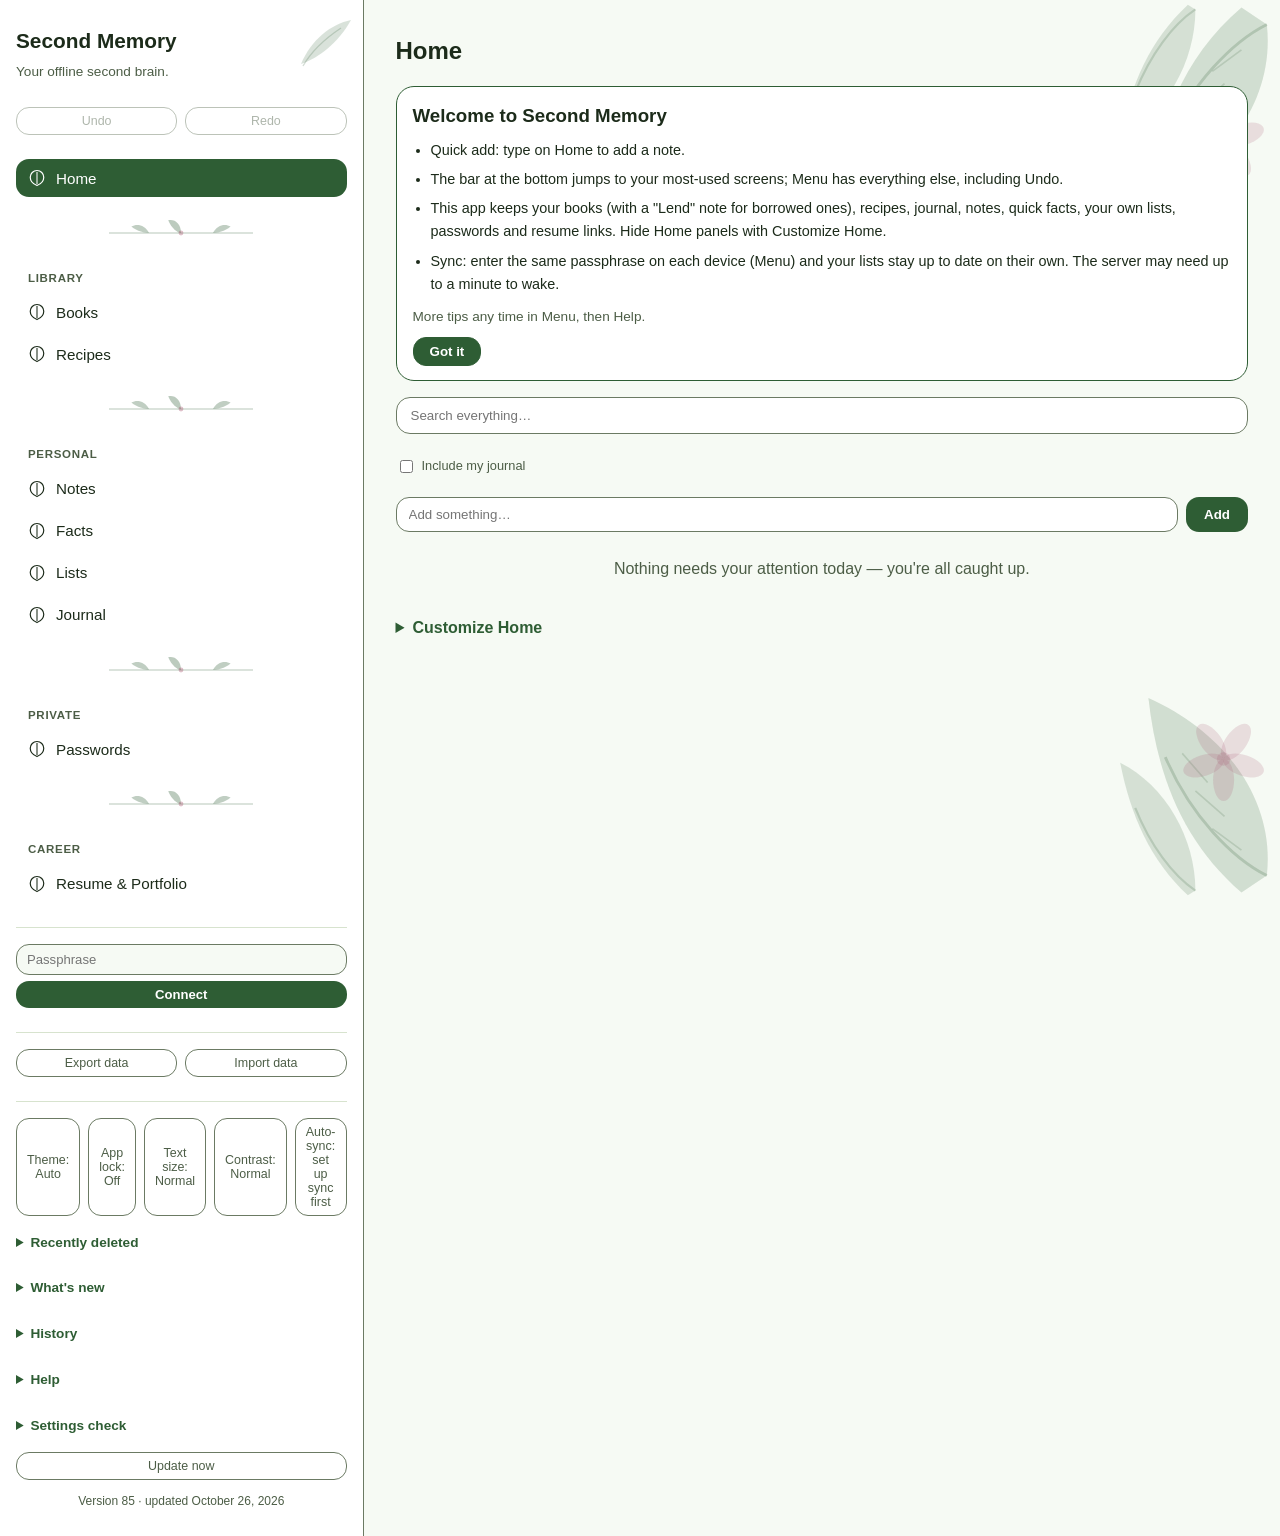
<file: index.html>
<!DOCTYPE html>
<html lang="en">
<head>
<meta charset="UTF-8">
<meta name="viewport" content="width=device-width, initial-scale=1.0">
<title>Second Memory</title>
<!-- Applies the Menu choices (theme, text size, contrast) and the lock state before the page paints, so nothing flashes. -->
<script>
try { var t = localStorage.getItem('secondMemory.theme.v1'); if (t === 'light' || t === 'dark') document.documentElement.setAttribute('data-theme', t); } catch (e) { /* storage unavailable: follow the device */ }
try { var z = localStorage.getItem('secondMemory.textSize.v1'); if (z === 'large' || z === 'larger') document.documentElement.setAttribute('data-text', z); } catch (e) { /* storage unavailable: normal size */ }
try { if (localStorage.getItem('secondMemory.contrast.v1') === 'high') document.documentElement.setAttribute('data-contrast', 'high'); } catch (e) { /* storage unavailable: normal contrast */ }
// If an app lock is set, start locked (the lock screen is shown by CSS until the PIN is entered).
try { if (localStorage.getItem('secondMemory.lock.v1')) document.documentElement.setAttribute('data-locked', '1'); } catch (e) { /* storage unavailable: no lock */ }
</script>
<link rel="stylesheet" href="style.css">
<link rel="manifest" href="manifest.json">
<link rel="icon" type="image/png" href="icons/apple-touch-icon.png">
<link rel="apple-touch-icon" sizes="180x180" href="icons/apple-touch-icon.png">
<meta name="mobile-web-app-capable" content="yes">
<meta name="apple-mobile-web-app-capable" content="yes">
<meta name="apple-mobile-web-app-title" content="Second Memory">
<meta name="apple-mobile-web-app-status-bar-style" content="black-translucent">
<meta name="theme-color" content="#2E5D34">
</head>
<body>
<!-- App shell: sidebar on the left, one visible tab section on the right. app.js shows a tab by un-hiding its section. -->
<div class="app-shell">
  <!-- Sidebar: app title, undo/redo, tab navigation (grouped), then sync and backup controls. On phones it collapses behind the Menu button. -->
  <nav class="sidebar" id="sidebar-nav-content" aria-label="Collections">
    <div class="sidebar-header">
      <h1>Second Memory</h1>
      <p class="tagline">Your offline second brain.</p>
      <button type="button" id="sidebar-toggle" class="sidebar-toggle" aria-expanded="false" aria-controls="sidebar-nav-content">
        <span class="sidebar-toggle-icon" aria-hidden="true"></span>
        Menu
      </button>
    </div>
    <!-- Undo/redo for the last add, edit, delete or move; enabled and labelled by app.js. -->
    <div class="undo-redo-panel" id="undo-redo-panel">
      <button type="button" id="undo-btn" disabled>Undo</button>
      <button type="button" id="redo-btn" disabled>Redo</button>
    </div>

    <!-- Tab navigation. Each button's data-tab names the section whose id is "<tab>-collection". -->
    <ul class="nav-list">
      <li class="nav-group">
        <ul class="nav-group-items">
          <li>
            <button type="button" class="nav-item" data-tab="home">
              <svg class="nav-icon" viewBox="0 0 24 24" width="18" height="18" aria-hidden="true" focusable="false">
                <path d="M12 2C7 2 3 6 3 11c0 5 4 9 9 11 5-2 9-6 9-11 0-5-4-9-9-9z" fill="none" stroke="currentColor" stroke-width="1.6"/>
                <path d="M12 4v16" stroke="currentColor" stroke-width="1.4"/>
              </svg>
              Home
            </button>
          </li>
        </ul>
      </li>
      <li class="nav-divider"><div class="leaf-divider" aria-hidden="true"></div></li>
      <li class="nav-group">
        <p class="nav-group-label">Library</p>
        <ul class="nav-group-items">
          <li>
            <button type="button" class="nav-item" data-tab="books">
              <svg class="nav-icon" viewBox="0 0 24 24" width="18" height="18" aria-hidden="true" focusable="false">
                <path d="M12 2C7 2 3 6 3 11c0 5 4 9 9 11 5-2 9-6 9-11 0-5-4-9-9-9z" fill="none" stroke="currentColor" stroke-width="1.6"/>
                <path d="M12 4v16" stroke="currentColor" stroke-width="1.4"/>
              </svg>
              Books
            </button>
          </li>
          <li>
            <button type="button" class="nav-item" data-tab="recipes">
              <svg class="nav-icon" viewBox="0 0 24 24" width="18" height="18" aria-hidden="true" focusable="false">
                <path d="M12 2C7 2 3 6 3 11c0 5 4 9 9 11 5-2 9-6 9-11 0-5-4-9-9-9z" fill="none" stroke="currentColor" stroke-width="1.6"/>
                <path d="M12 4v16" stroke="currentColor" stroke-width="1.4"/>
              </svg>
              Recipes
            </button>
          </li>
        </ul>
      </li>
      <li class="nav-divider"><div class="leaf-divider" aria-hidden="true"></div></li>
      <li class="nav-group">
        <p class="nav-group-label">Personal</p>
        <ul class="nav-group-items">
          <li>
            <button type="button" class="nav-item" data-tab="notes">
              <svg class="nav-icon" viewBox="0 0 24 24" width="18" height="18" aria-hidden="true" focusable="false">
                <path d="M12 2C7 2 3 6 3 11c0 5 4 9 9 11 5-2 9-6 9-11 0-5-4-9-9-9z" fill="none" stroke="currentColor" stroke-width="1.6"/>
                <path d="M12 4v16" stroke="currentColor" stroke-width="1.4"/>
              </svg>
              Notes
            </button>
          </li>
          <li>
            <button type="button" class="nav-item" data-tab="facts">
              <svg class="nav-icon" viewBox="0 0 24 24" width="18" height="18" aria-hidden="true" focusable="false">
                <path d="M12 2C7 2 3 6 3 11c0 5 4 9 9 11 5-2 9-6 9-11 0-5-4-9-9-9z" fill="none" stroke="currentColor" stroke-width="1.6"/>
                <path d="M12 4v16" stroke="currentColor" stroke-width="1.4"/>
              </svg>
              Facts
            </button>
          </li>
          <li>
            <button type="button" class="nav-item" data-tab="lists">
              <svg class="nav-icon" viewBox="0 0 24 24" width="18" height="18" aria-hidden="true" focusable="false">
                <path d="M12 2C7 2 3 6 3 11c0 5 4 9 9 11 5-2 9-6 9-11 0-5-4-9-9-9z" fill="none" stroke="currentColor" stroke-width="1.6"/>
                <path d="M12 4v16" stroke="currentColor" stroke-width="1.4"/>
              </svg>
              Lists
            </button>
          </li>
          <li>
            <button type="button" class="nav-item" data-tab="journal">
              <svg class="nav-icon" viewBox="0 0 24 24" width="18" height="18" aria-hidden="true" focusable="false">
                <path d="M12 2C7 2 3 6 3 11c0 5 4 9 9 11 5-2 9-6 9-11 0-5-4-9-9-9z" fill="none" stroke="currentColor" stroke-width="1.6"/>
                <path d="M12 4v16" stroke="currentColor" stroke-width="1.4"/>
              </svg>
              Journal
            </button>
          </li>
        </ul>
      </li>
      <li class="nav-divider"><div class="leaf-divider" aria-hidden="true"></div></li>
      <li class="nav-group">
        <p class="nav-group-label">Private</p>
        <ul class="nav-group-items">
          <li>
            <button type="button" class="nav-item" data-tab="passwords">
              <svg class="nav-icon" viewBox="0 0 24 24" width="18" height="18" aria-hidden="true" focusable="false">
                <path d="M12 2C7 2 3 6 3 11c0 5 4 9 9 11 5-2 9-6 9-11 0-5-4-9-9-9z" fill="none" stroke="currentColor" stroke-width="1.6"/>
                <path d="M12 4v16" stroke="currentColor" stroke-width="1.4"/>
              </svg>
              Passwords
            </button>
          </li>
        </ul>
      </li>
      <li class="nav-divider"><div class="leaf-divider" aria-hidden="true"></div></li>
      <li class="nav-group">
        <p class="nav-group-label">Career</p>
        <ul class="nav-group-items">
          <li>
            <button type="button" class="nav-item" data-tab="resume">
              <svg class="nav-icon" viewBox="0 0 24 24" width="18" height="18" aria-hidden="true" focusable="false">
                <path d="M12 2C7 2 3 6 3 11c0 5 4 9 9 11 5-2 9-6 9-11 0-5-4-9-9-9z" fill="none" stroke="currentColor" stroke-width="1.6"/>
                <path d="M12 4v16" stroke="currentColor" stroke-width="1.4"/>
              </svg>
              Resume &amp; Portfolio
            </button>
          </li>
        </ul>
      </li>
    </ul>

    <!-- Sync area: status line with Sync now / Change buttons, an unsynced-changes note, and the
         passphrase form shown until sync is set up. Sync runs when the user taps Sync now, and automatically on open and
         shortly after a change (the Auto-sync button in the Menu footer turns that off). -->
    <div class="sync-panel">
      <div class="sync-status" id="sync-status" hidden>
        <span class="sync-status-text" id="sync-status-text" role="status">Sync not set up</span>
        <button type="button" class="sync-change-btn" id="sync-now-btn">Sync now</button>
        <button type="button" class="sync-change-btn" id="sync-change-btn">Change</button>
      </div>
      <p class="sync-pending" id="sync-pending" role="status" hidden></p>
      <div id="sync-setup" hidden>
        <form id="sync-setup-form" class="sync-setup-form">
          <input type="password" id="sync-token-input" placeholder="Passphrase" required aria-label="Sync passphrase">
          <button type="submit">Connect</button>
        </form>
      </div>
    </div>

    <!-- Backup area: export all data to a JSON file, or import one back (import merges, never wipes). -->
    <div class="data-io">
      <div class="data-io-buttons">
        <button type="button" id="export-data-btn" class="data-io-btn">Export data</button>
        <button type="button" id="import-data-btn" class="data-io-btn">Import data</button>
      </div>
      <input type="file" id="import-file-input" accept="application/json" hidden>
      <p class="sync-status-text data-io-status" id="data-io-status" role="status" hidden></p>
      <!-- "Check first": what a chosen file would add, shown before anything is saved. -->
      <div class="import-preview" id="import-preview" role="region" aria-label="Import preview" hidden>
        <p id="import-preview-text"></p>
        <div class="import-preview-buttons">
          <button type="button" id="import-preview-go">Import</button>
          <button type="button" id="import-preview-cancel">Cancel</button>
        </div>
      </div>
    </div>

    <!-- Menu footer: Theme, App lock, Text size and Contrast buttons (labels filled by app.js) and the app version. -->
    <div class="data-io">
      <div class="data-io-buttons">
        <button type="button" id="theme-btn" class="data-io-btn">Theme: Auto</button>
        <button type="button" id="lock-btn" class="data-io-btn">App lock: Off</button>
        <button type="button" id="lock-now-btn" class="data-io-btn" hidden>Lock now</button>
        <button type="button" id="text-size-btn" class="data-io-btn">Text size: Normal</button>
        <button type="button" id="contrast-btn" class="data-io-btn">Contrast: Normal</button>
        <button type="button" id="autosync-btn" class="data-io-btn">Auto-sync: On</button>
      </div>
      <!-- Everything deleted lately, each with a Restore button (deletes are never permanent until the vault or a backup says so). -->
      <details class="settings-check" id="deleted-box">
        <summary>Recently deleted</summary>
        <ul class="settings-check-list" id="deleted-list"></ul>
      </details>
      <!-- What changed in each version. -->
      <details class="settings-check" id="whatsnew-box">
        <summary>What's new</summary>
        <div id="whatsnew-list"></div>
      </details>
      <!-- The last changes made in this visit, each with an Undo that also undoes the newer ones. -->
      <details class="settings-check" id="history-box">
        <summary>History</summary>
        <ul class="settings-check-list" id="history-list"></ul>
      </details>
      <!-- The same short tour as the Home welcome card, for any time. -->
      <details class="settings-check" id="help-guide">
        <summary>Help</summary>
        <ul class="tip-list" id="help-list"></ul>
      </details>
      <!-- A short checklist of what is set up (sync, backups, lock, offline); built by renderSettingsCheck when opened. -->
      <details class="settings-check" id="settings-check">
        <summary>Settings check</summary>
        <ul class="settings-check-list" id="settings-check-list"></ul>
      </details>
      <button type="button" id="update-now-btn" class="data-io-btn">Update now</button>
      <p class="sync-status-text data-io-status" id="update-status" role="status" hidden></p>
      <p class="app-version" id="app-version"></p>
    </div>
  </nav>

  <!-- Main content: the reminder banner, then one <section> per tab. Only the active one is visible. -->
  <main class="content">
    <!-- Home tab: search-everything box, quick add, then the books being read. Filled by renderHome; the Customize list hides panels. -->
    <section class="collection" id="home-collection" hidden>
      <div class="collection-toolbar">
        <h2>Home</h2>
      </div>

      <!-- First-run tour: shown on Home until dismissed (the same tips are always in Menu, Help). -->
      <section class="welcome-card" id="welcome-card" aria-labelledby="welcome-title" hidden>
        <h3 id="welcome-title">Welcome to Second Memory</h3>
        <ul class="tip-list" id="welcome-list"></ul>
        <p class="tip-more">More tips any time in Menu, then Help.</p>
        <button type="button" id="welcome-dismiss">Got it</button>
      </section>

      <!-- Shown on Home (until dismissed) when this device still holds lists that moved to other apps. -->
      <section class="welcome-card" id="moved-card" aria-labelledby="moved-title" hidden>
        <h3 id="moved-title">Some lists moved to other apps</h3>
        <p>Your to-do list, shopping list, calendar, medications, diagnoses and weight now live in Petalkeeper, MealMate and Caregiver Command Center. Nothing was deleted: it is still stored on this device and is included every time you use Export data, so you can bring it into those apps.</p>
        <button type="button" id="moved-export">Export data now</button>
        <button type="button" id="moved-dismiss">Got it</button>
      </section>

      <div class="global-search">
        <input type="search" id="global-search-input" placeholder="Search everything…" aria-label="Search everything">
        <div class="chip-row" id="global-search-recent" aria-label="Recent searches" hidden></div>
        <label class="global-search-journal"><input type="checkbox" id="global-search-journal" autocomplete="off"> Include my journal</label>
        <div id="global-search-results" role="region" aria-label="Search results" aria-live="polite" hidden></div>
      </div>

      <!-- Quick add: drop a note in without opening its tab. -->
      <form class="quick-add" id="quick-add-form">
        <input type="text" id="quick-add-input" placeholder="Add something…" aria-label="Text to add" required>
        <button type="submit">Add</button>
        <p class="quick-add-status" id="quick-add-status" role="status" hidden></p>
      </form>

      <p class="stats-line" id="home-stats"></p>
      <div id="home-backup-notes" hidden></div>
      <p class="empty-state" id="home-empty-state" hidden>
        Nothing needs your attention today — you're all caught up.
      </p>

      <div class="columns" id="home-widgets">
        <div class="column" id="home-reading-panel" hidden>
          <h3>Currently Reading</h3>
          <ul class="card-list" id="home-reading-list"></ul>
        </div>
      </div>

      <!-- Choose which of the panels above you want to see. Saved on this device. -->
      <details class="home-customize">
        <summary>Customize Home</summary>
        <div class="home-customize-list" id="home-customize-list"></div>
      </details>
    </section>

    <!-- Books tab: add form and one column per reading status. Cards come from books-card-template via renderBooks. -->
    <section class="collection" id="books-collection" hidden>
      <div class="collection-toolbar">
        <h2>Books</h2>
        <input type="search" id="books-search-input" placeholder="Search title or author…" aria-label="Search books">
        <select id="books-sort-input" aria-label="Sort books">
          <option value="author_asc">Sort: Author (A–Z)</option>
          <option value="title_asc">Sort: Title (A–Z)</option>
          <option value="date_added_desc">Sort: Date Added (Newest first)</option>
          <option value="date_added_asc">Sort: Date Added (Oldest first)</option>
        </select>
      </div>

      <p class="stats-line" id="books-stats"></p>

      <!-- Reading goal for this year: books finished so far, a progress bar, and a goal you set. Drawn by renderReadingGoal. -->
      <div class="reading-goal" id="reading-goal">
        <p class="reading-goal-text" id="reading-goal-text"></p>
        <progress class="reading-goal-bar" id="reading-goal-bar" max="1" value="0" aria-labelledby="reading-goal-text" hidden></progress>
        <p class="reading-goal-undated" id="reading-goal-undated" hidden></p>
        <form class="reading-goal-form" id="reading-goal-form" novalidate>
          <label for="reading-goal-input" id="reading-goal-label">Books to read this year</label>
          <input type="number" id="reading-goal-input" min="1" max="1000" step="1" placeholder="Goal" aria-label="Books to read this year">
          <button type="submit">Save goal</button>
          <button type="button" id="reading-goal-clear">Clear</button>
        </form>
        <p class="form-error" id="reading-goal-error" hidden></p>
      </div>

      <details class="add-dropdown">
      <summary>Add a book</summary>
      <form id="books-add-form" class="add-form">
        <input type="text" id="books-title-input" placeholder="Title" required aria-label="Book title">
        <input type="text" id="books-author-input" placeholder="Author" aria-label="Book author">
        <select id="books-status-input" aria-label="Status">
          <option value="want_to_buy">Want to buy</option>
          <option value="owned_unread">Owned — Unread</option>
          <option value="currently_reading">Currently Reading</option>
          <option value="owned_read">Owned — Read</option>
          <option value="textbook">Textbooks — Unread</option>
          <option value="textbook_read">Textbooks — Read</option>
          <option value="jons_bookshelf">Jon's Bookshelf — Unread</option>
          <option value="jons_bookshelf_read">Jon's Bookshelf — Read</option>
        </select>
        <button type="submit">Add book</button>
      </form>
      </details>

      <div class="columns book-columns">
        <div class="column" data-status="want_to_buy">
          <h3>Want to Buy <span class="count" data-count="want_to_buy">0</span></h3>
          <ul class="card-list" data-list="want_to_buy"></ul>
        </div>
        <div class="column" data-status="owned_unread">
          <h3>Owned — Unread <span class="count" data-count="owned_unread">0</span></h3>
          <ul class="card-list" data-list="owned_unread"></ul>
        </div>
        <div class="column" data-status="currently_reading">
          <h3>Currently Reading <span class="count" data-count="currently_reading">0</span></h3>
          <ul class="card-list" data-list="currently_reading"></ul>
        </div>
        <div class="column" data-status="owned_read">
          <h3>Owned — Read <span class="count" data-count="owned_read">0</span></h3>
          <ul class="card-list" data-list="owned_read"></ul>
        </div>
        <div class="column" data-status="textbook">
          <h3>Textbooks — Unread <span class="count" data-count="textbook">0</span></h3>
          <ul class="card-list" data-list="textbook"></ul>
        </div>
        <div class="column" data-status="textbook_read">
          <h3>Textbooks — Read <span class="count" data-count="textbook_read">0</span></h3>
          <ul class="card-list" data-list="textbook_read"></ul>
        </div>
        <div class="column" data-status="jons_bookshelf">
          <h3>Jon's Bookshelf — Unread <span class="count" data-count="jons_bookshelf">0</span></h3>
          <ul class="card-list" data-list="jons_bookshelf"></ul>
        </div>
        <div class="column" data-status="jons_bookshelf_read">
          <h3>Jon's Bookshelf — Read <span class="count" data-count="jons_bookshelf_read">0</span></h3>
          <ul class="card-list" data-list="jons_bookshelf_read"></ul>
        </div>
      </div>

      <p class="empty-state" id="books-empty-state" hidden>No books yet — add your first one above.</p>
    </section>

    <!-- Recipes tab: an "Add a recipe" dropdown, category chips and the recipe cards. Cards come from recipes-card-template via renderRecipes. -->
    <section class="collection" id="recipes-collection" hidden>
      <div class="collection-toolbar toolbar-leaf">
        <h2>Recipes</h2>
        <input type="search" id="recipes-search-input" placeholder="Search recipes…" aria-label="Search recipes">
        <select id="recipes-sort-input" aria-label="Sort recipes">
          <option value="date_added_asc">Sort: Date Added (Oldest first)</option>
          <option value="date_added_desc">Sort: Date Added (Newest first)</option>
          <option value="title_asc">Sort: Title (A–Z)</option>
        </select>
      </div>

      <details class="add-dropdown" id="recipes-add-details">
      <summary>Add a recipe</summary>
      <form id="recipes-add-form" class="add-form add-form-stacked">
        <input type="text" id="recipes-title-input" placeholder="Title" required aria-label="Recipe title">
        <input type="text" id="recipes-category-input" placeholder="Category (optional)" aria-label="Recipe category">
        <textarea id="recipes-ingredients-input" placeholder="Ingredients (one per line)" aria-label="Recipe ingredients" rows="4"></textarea>
        <textarea id="recipes-steps-input" placeholder="Steps (one per line)" aria-label="Recipe steps" rows="4"></textarea>
        <textarea id="recipes-notes-input" placeholder="Notes (optional)" aria-label="Recipe notes" rows="2"></textarea>
        <button type="submit">Add recipe</button>
      </form>
      </details>

      <div class="chip-row" id="recipes-category-filters"></div>

      <ul class="card-list" id="recipes-list" aria-label="Recipes"></ul>

      <p class="empty-state" id="recipes-empty-state" hidden>No recipes yet — add your first one above.</p>
    </section>

    <!-- Journal tab: private, device-only entries (never synced). A step-by-step wizard for new entries,
         search and filters, a trends chart, a sideways timeline, and journal-only backup/restore.
         Built by renderJournal; the wizard by renderJournalStep. Uses no <template>. -->
    <section class="collection" id="journal-collection" hidden>
      <div class="collection-toolbar">
        <h2>Journal</h2>
      </div>
      <p class="stats-line journal-privacy">Private to this device and browser &mdash; never sent to the sync server. Use &ldquo;Back up journal&rdquo; below to keep a copy.</p>

      <div class="journal-start" id="journal-start">
        <button type="button" class="journal-start-btn" data-journal-type="daily">New journal entry</button>
        <button type="button" class="journal-start-btn" data-journal-type="dream">New dream entry</button>
        <button type="button" class="journal-start-btn" data-journal-type="therapy">New therapy session entry</button>
        <button type="button" class="journal-summary-btn" id="therapy-summary-btn">Therapy summary</button>

        <!-- A reflective prompt that changes each day; "Write about this" starts a journal entry with it filled in. -->
        <div class="journal-extra journal-prompt">
          <p class="journal-extra-label">Prompt of the day</p>
          <p class="journal-prompt-text" id="journal-prompt-text"></p>
          <button type="button" class="journal-secondary-btn" id="journal-prompt-btn">Write about this</button>
        </div>

        <!-- Entries written on this date one year ago (hidden when there are none). Filled by renderJournalExtras. -->
        <div class="journal-extra journal-lookback" id="journal-lookback" hidden>
          <p class="journal-extra-label">This day last year</p>
          <ul class="journal-lookback-list" id="journal-lookback-list"></ul>
        </div>
      </div>

      <form id="journal-wizard" class="journal-wizard" hidden>
        <p class="journal-progress" id="journal-progress" aria-live="polite"></p>
        <h3 class="journal-question" id="journal-question" aria-live="polite"></h3>
        <p class="journal-hint" id="journal-hint" hidden></p>
        <div class="journal-answer" id="journal-answer"></div>
        <p class="form-error" id="journal-error" role="alert" hidden></p>
        <div class="journal-wizard-actions">
          <button type="button" id="journal-back-btn" class="journal-secondary-btn">Back</button>
          <button type="button" id="journal-cancel-btn" class="journal-secondary-btn">Cancel</button>
          <button type="button" id="journal-skip-btn" class="journal-secondary-btn">Skip</button>
          <button type="submit" id="journal-next-btn">Next</button>
        </div>
      </form>

      <input type="search" id="journal-search-input" class="journal-search" placeholder="Search your journal…" aria-label="Search journal entries">
      <div class="chip-row" id="journal-filters"></div>
      <p class="sync-status-text" id="journal-search-count" role="status" hidden></p>

      <details class="journal-trends" id="journal-trends">
        <summary>Trends</summary>
        <div class="chip-row" id="journal-trend-range"></div>
        <p class="journal-trend-summary" id="journal-trend-summary"></p>
        <div id="journal-trend-chart" class="journal-chart"></div>
        <p class="journal-trend-legend" id="journal-trend-legend" hidden>
          <span><i class="trend-swatch trend-daily"></i> Day rating (journal)</span>
          <span><i class="trend-swatch trend-therapy"></i> Mood after therapy</span>
        </p>
        <p class="journal-trend-feelings" id="journal-trend-feelings"></p>
      </details>

      <div class="journal-nav" id="journal-nav" hidden>
        <button type="button" id="journal-scroll-prev" class="journal-secondary-btn" aria-label="Earlier entries">&lsaquo; Earlier</button>
        <div class="journal-date-strip" id="journal-date-strip" role="group" aria-label="Jump to a date"></div>
        <button type="button" id="journal-scroll-next" class="journal-secondary-btn" aria-label="Later entries">Later &rsaquo;</button>
      </div>
      <ul class="card-list journal-timeline" id="journal-list" tabindex="0" aria-label="Journal entries, oldest to newest. Scroll sideways."></ul>
      <p class="empty-state" id="journal-empty-state" hidden>No entries yet &mdash; start one above.</p>

      <div class="data-io-buttons journal-backup">
        <button type="button" id="journal-export-btn" class="data-io-btn">Back up journal</button>
        <button type="button" id="journal-import-btn" class="data-io-btn">Restore journal</button>
      </div>
      <input type="file" id="journal-import-file" accept="application/json" hidden>
      <p class="sync-status-text" id="journal-backup-last"></p>
      <p class="sync-status-text" id="journal-backup-status" role="status" hidden></p>
    </section>

    <!-- Notes tab: add form and a list of note previews. Cards come from notes-card-template via renderNotes. -->
    <!-- Facts tab: short things you look up (a shoe size, a plate number, a policy number). Tap a label or value to edit it. Built by renderFacts. -->
    <section class="collection" id="facts-collection" hidden>
      <div class="collection-toolbar toolbar-leaf">
        <h2>Facts</h2>
        <input type="search" id="facts-search-input" placeholder="Search facts…" aria-label="Search facts">
      </div>
      <details class="add-dropdown">
        <summary>Add a fact</summary>
        <form id="facts-add-form" class="add-form add-form-stacked">
          <input type="text" id="facts-label-input" placeholder="What is it? (for example Shoe size)" aria-label="Fact label" autocomplete="off">
          <input type="text" id="facts-value-input" placeholder="The answer (for example 8.5)" aria-label="Fact value" autocomplete="off">
          <p class="form-error" id="facts-form-error" hidden></p>
          <button type="submit">Add fact</button>
        </form>
      </details>
      <ul class="card-list flat-list" id="facts-list"></ul>
      <p class="empty-state" id="facts-empty-state" hidden>No facts yet — add the things you keep having to look up.</p>
    </section>

    <!-- Lists tab: your own named lists (gift ideas, packing, movies to watch), each with tick-off items. Built by renderCustomLists. -->
    <section class="collection" id="lists-collection" hidden>
      <div class="collection-toolbar toolbar-leaf">
        <h2>Lists</h2>
      </div>
      <details class="add-dropdown">
        <summary>New list</summary>
        <form id="lists-add-form" class="add-form add-form-stacked">
          <input type="text" id="lists-name-input" placeholder="List name (for example Packing)" aria-label="List name" autocomplete="off">
          <p class="form-error" id="lists-form-error" hidden></p>
          <button type="submit">Create list</button>
        </form>
      </details>
      <ul class="card-list flat-list" id="lists-list"></ul>
      <p class="empty-state" id="lists-empty-state" hidden>No lists yet — make one for anything you want to keep track of.</p>
    </section>

    <section class="collection" id="notes-collection" hidden>
      <div class="collection-toolbar toolbar-leaf">
        <h2>Notes</h2>
        <input type="search" id="notes-search-input" placeholder="Search notes…" aria-label="Search notes">
        <select id="notes-sort-input" aria-label="Sort notes">
          <option value="date_modified_desc">Sort: Last Updated (Newest first)</option>
          <option value="date_modified_asc">Sort: Last Updated (Oldest first)</option>
          <option value="date_added_desc">Sort: Date Added (Newest first)</option>
          <option value="date_added_asc">Sort: Date Added (Oldest first)</option>
          <option value="title_asc">Sort: Title (A–Z)</option>
        </select>
      </div>

      <details class="add-dropdown">
      <summary>Add a note</summary>
      <form id="notes-add-form" class="add-form add-form-stacked">
        <input type="text" id="notes-title-input" placeholder="Title (optional)" aria-label="Note title">
        <textarea id="notes-body-input" placeholder="Write a note…" aria-label="Note body" rows="4"></textarea>
        <p class="form-error" id="notes-form-error" hidden></p>
        <button type="submit">Add note</button>
      </form>
      </details>

      <ul class="card-list flat-list" id="notes-list"></ul>

      <p class="empty-state" id="notes-empty-state" hidden>No notes yet — add your first one above.</p>
    </section>

    <!-- Passwords tab: an encrypted vault. Everything in it is encrypted on this device with a master password
         and is never synced. Three views (create, locked, open) built by renderVault; no <template>. -->
    <section class="collection" id="passwords-collection" hidden>
      <div class="collection-toolbar">
        <h2>Passwords</h2>
      </div>
      <p class="vault-note">Encrypted on this device with your master password. It is never synced or sent anywhere, and if you forget the master password the passwords cannot be recovered.</p>
      <p class="sync-status-text" id="vault-message" role="status" hidden></p>

      <!-- First visit: choose a master password. -->
      <form class="add-form add-form-stacked" id="vault-setup" hidden>
        <input type="password" id="vault-new-password" autocomplete="new-password" placeholder="Master password (at least 10 characters)" aria-label="New master password">
        <input type="password" id="vault-new-confirm" autocomplete="new-password" placeholder="Type it again" aria-label="Confirm master password">
        <p class="form-error" id="vault-setup-error" role="alert" hidden></p>
        <button type="submit">Create vault</button>
        <button type="button" class="vault-link" id="vault-import-first">Restore a vault file</button>
      </form>

      <!-- Locked: type the master password. -->
      <form class="add-form add-form-stacked" id="vault-unlock" hidden>
        <input type="password" id="vault-unlock-password" autocomplete="current-password" placeholder="Master password" aria-label="Master password">
        <p class="form-error" id="vault-unlock-error" role="alert" hidden></p>
        <button type="submit">Unlock</button>
        <button type="button" class="vault-link" id="vault-forgot">Forgot it? Erase the vault</button>
      </form>

      <!-- Open: the list, the add form and the vault tools. -->
      <div id="vault-open" hidden>
        <div class="vault-bar">
          <input type="search" id="vault-search" placeholder="Search passwords…" aria-label="Search passwords">
          <button type="button" id="vault-lock-btn">Lock now</button>
        </div>
        <details class="add-dropdown" id="vault-add-details">
          <summary id="vault-form-title">Add a password</summary>
          <form class="add-form add-form-stacked" id="vault-form">
            <input type="text" id="vault-site" placeholder="Website or app" aria-label="Website or app" autocomplete="off">
            <input type="text" id="vault-username" placeholder="Username or email" aria-label="Username or email" autocomplete="off">
            <input type="password" id="vault-password" placeholder="Password" aria-label="Password" autocomplete="new-password">
            <div class="vault-form-tools">
              <label><input type="checkbox" id="vault-show-password"> Show</label>
              <button type="button" id="vault-generate">Generate</button>
              <span class="vault-strength" id="vault-strength" role="status"></span>
            </div>
            <input type="text" id="vault-url" placeholder="Web address (optional)" aria-label="Web address" autocomplete="off">
            <textarea id="vault-notes" placeholder="Notes (optional)" aria-label="Notes" rows="2" autocomplete="off"></textarea>
            <p class="form-error" id="vault-form-error" role="alert" hidden></p>
            <button type="submit" id="vault-save-btn">Add password</button>
            <button type="button" id="vault-cancel-edit" hidden>Cancel</button>
          </form>
        </details>
        <ul class="card-list flat-list" id="vault-list"></ul>
        <p class="empty-state" id="vault-empty" hidden>No passwords yet — add your first one above.</p>
        <details class="settings-check vault-tools">
          <summary>Vault tools</summary>
          <div class="vault-tool-buttons">
            <button type="button" class="data-io-btn" id="vault-export">Export vault file</button>
            <button type="button" class="data-io-btn" id="vault-import">Restore a vault file</button>
          </div>
          <form class="add-form add-form-stacked" id="vault-change-form">
            <input type="password" id="vault-change-current" autocomplete="current-password" placeholder="Current master password" aria-label="Current master password">
            <input type="password" id="vault-change-new" autocomplete="new-password" placeholder="New master password" aria-label="New master password">
            <input type="password" id="vault-change-confirm" autocomplete="new-password" placeholder="Type the new one again" aria-label="Confirm new master password">
            <p class="form-error" id="vault-change-error" role="alert" hidden></p>
            <button type="submit">Change master password</button>
          </form>
        </details>
      </div>
      <input type="file" id="vault-file-input" accept="application/json" hidden>
    </section>

    <!-- Resume & Portfolio tab: saved links with notes. Cards come from resume-card-template via renderLinks. -->
    <section class="collection" id="resume-collection" hidden>
      <div class="collection-toolbar toolbar-leaf">
        <h2>Resume &amp; Portfolio</h2>
        <input type="search" id="resume-search-input" placeholder="Search links…" aria-label="Search links">
        <select id="resume-sort-input" aria-label="Sort links">
          <option value="date_added_asc">Sort: Date Added (Oldest first)</option>
          <option value="date_added_desc">Sort: Date Added (Newest first)</option>
          <option value="label_asc">Sort: Label (A–Z)</option>
        </select>
      </div>

      <form id="resume-add-form" class="add-form add-form-stacked">
        <input type="text" id="resume-label-input" placeholder="Label (e.g. Resume)" required aria-label="Link label">
        <input type="text" id="resume-url-input" placeholder="URL" required aria-label="Link URL">
        <textarea id="resume-notes-input" placeholder="Notes (optional)" aria-label="Link notes" rows="2"></textarea>
        <p class="form-error" id="resume-form-error" hidden></p>
        <button type="submit">Add link</button>
      </form>

      <ul class="card-list flat-list" id="resume-list"></ul>

      <p class="empty-state" id="resume-empty-state" hidden>No links yet — add your resume, portfolio, or other professional links above.</p>
    </section>

  </main>
</div>

<!-- Card templates. app.js clones each one per record and fills in the text; a template is never shown
     itself. Every card has a view block and a hidden edit form that the Edit button swaps in. -->

<!-- One book in a status column on the Books tab (renderBooks). -->
<template id="books-card-template">
  <li class="book-card">
    <div class="book-view">
      <div class="book-info">
        <strong class="book-title"></strong>
        <span class="book-author"></span>
        <span class="book-finished" hidden></span>
        <span class="book-rating"></span>
        <span class="book-lent" hidden></span>
      </div>
      <div class="lend-row" hidden>
        <input type="text" class="lend-input" placeholder="Lent to (name)" aria-label="Lent to">
        <button type="button" class="lend-save">Save</button>
      </div>
      <div class="book-actions">
        <label class="rating-label" hidden>
          Rating:
          <select class="rating-select">
            <option value="">—</option>
            <option value="1">★</option>
            <option value="2">★★</option>
            <option value="3">★★★</option>
            <option value="4">★★★★</option>
            <option value="5">★★★★★</option>
          </select>
        </label>
        <select class="move-select" aria-label="Move to status">
          <option value="want_to_buy">Move: Want to buy</option>
          <option value="owned_unread">Move: Owned — Unread</option>
          <option value="currently_reading">Move: Currently Reading</option>
          <option value="owned_read">Move: Owned — Read</option>
          <option value="textbook">Move: Textbooks — Unread</option>
          <option value="textbook_read">Move: Textbooks — Read</option>
          <option value="jons_bookshelf">Move: Jon's Bookshelf — Unread</option>
          <option value="jons_bookshelf_read">Move: Jon's Bookshelf — Read</option>
        </select>
        <button type="button" class="lend-btn">Lend</button>
        <button type="button" class="edit-btn">Edit</button>
        <button type="button" class="delete-btn" aria-label="Delete book">Delete</button>
      </div>
    </div>
    <form class="book-edit-form" hidden>
      <input type="text" class="book-edit-title" placeholder="Title" required aria-label="Edit book title">
      <input type="text" class="book-edit-author" placeholder="Author" aria-label="Edit book author">
      <label class="date-field book-edit-finished-field" hidden>Date finished
        <input type="date" class="book-edit-finished" min="1990-01-01" max="2100-12-31" aria-label="Edit date finished">
      </label>
      <div class="book-actions">
        <button type="submit">Save</button>
        <button type="button" class="cancel-btn">Cancel</button>
      </div>
    </form>
  </li>
</template>

<!-- One recipe on the Recipes tab (renderRecipes). -->
<template id="recipes-card-template">
  <li class="recipe-card">
    <div class="recipe-view">
      <div class="recipe-header">
        <strong class="recipe-title"></strong>
        <span class="recipe-category badge" hidden></span>
      </div>
      <div class="recipe-section recipe-ingredients-section" hidden>
        <h4>Ingredients</h4>
        <ul class="recipe-ingredients scroll-block"></ul>
      </div>
      <div class="recipe-section recipe-steps-section" hidden>
        <h4>Steps</h4>
        <ol class="recipe-steps scroll-block"></ol>
      </div>
      <p class="recipe-notes" hidden></p>
      <div class="recipe-actions">
        <button type="button" class="edit-btn">Edit</button>
        <button type="button" class="delete-btn" aria-label="Delete recipe">Delete</button>
      </div>
    </div>
    <form class="recipe-edit-form" hidden>
      <input type="text" class="recipe-edit-title" placeholder="Title" required aria-label="Edit recipe title">
      <input type="text" class="recipe-edit-category" placeholder="Category (optional)" aria-label="Edit recipe category">
      <textarea class="recipe-edit-ingredients" placeholder="Ingredients (one per line)" aria-label="Edit recipe ingredients" rows="4"></textarea>
      <textarea class="recipe-edit-steps" placeholder="Steps (one per line)" aria-label="Edit recipe steps" rows="4"></textarea>
      <textarea class="recipe-edit-notes" placeholder="Notes (optional)" aria-label="Edit recipe notes" rows="2"></textarea>
      <div class="recipe-actions">
        <button type="submit">Save</button>
        <button type="button" class="cancel-btn">Cancel</button>
      </div>
    </form>
  </li>
</template>

<!-- One note on the Notes tab (renderNotes). -->
<template id="notes-card-template">
  <li class="note-card">
    <div class="note-view">
      <strong class="note-title"></strong>
      <p class="note-body-preview"></p>
      <span class="note-modified"></span>
      <div class="note-actions">
        <button type="button" class="edit-btn">Edit</button>
        <button type="button" class="delete-btn" aria-label="Delete note">Delete</button>
      </div>
    </div>
    <form class="note-edit-form" hidden>
      <input type="text" class="note-edit-title" placeholder="Title (optional)" aria-label="Edit note title">
      <textarea class="note-edit-body" placeholder="Write a note…" aria-label="Edit note body" rows="4"></textarea>
      <p class="form-error note-edit-error" hidden></p>
      <div class="note-actions">
        <button type="submit">Save</button>
        <button type="button" class="cancel-btn">Cancel</button>
      </div>
    </form>
  </li>
</template>

<!-- One saved link on the Resume & Portfolio tab (renderLinks). -->
<template id="resume-card-template">
  <li class="link-card">
    <div class="link-view">
      <div class="link-info">
        <strong class="link-label"></strong>
        <a class="link-url" target="_blank" rel="noopener noreferrer"></a>
      </div>
      <p class="link-notes" hidden></p>
      <div class="link-actions">
        <button type="button" class="edit-btn">Edit</button>
        <button type="button" class="delete-btn" aria-label="Delete link">Delete</button>
      </div>
    </div>
    <form class="link-edit-form" hidden>
      <input type="text" class="link-edit-label" placeholder="Label (e.g. Resume)" required aria-label="Edit link label">
      <input type="text" class="link-edit-url" placeholder="URL" required aria-label="Edit link URL">
      <textarea class="link-edit-notes" placeholder="Notes (optional)" aria-label="Edit link notes" rows="2"></textarea>
      <p class="form-error link-edit-error" hidden></p>
      <div class="link-actions">
        <button type="submit">Save</button>
        <button type="button" class="cancel-btn">Cancel</button>
      </div>
    </form>
  </li>
</template>

<!-- Therapy summary dialog, opened from the Journal tab. A full-screen overlay that can be printed,
     saved as PDF or copied as text; its body is filled by renderTherapySummary. -->
<div class="summary-overlay" id="therapy-summary" role="dialog" aria-modal="true" aria-labelledby="therapy-summary-title" hidden>
  <div class="summary-sheet">
    <div class="summary-toolbar summary-no-print">
      <label class="summary-count-label">Sessions
        <select id="therapy-summary-count" aria-label="How many recent sessions to include">
          <option value="3">Last 3</option>
          <option value="5" selected>Last 5</option>
          <option value="10">Last 10</option>
        </select>
      </label>
      <button type="button" id="therapy-summary-print" class="summary-btn">Print or save as PDF</button>
      <button type="button" id="therapy-summary-copy" class="summary-btn">Copy text</button>
      <button type="button" id="therapy-summary-close" class="summary-btn">Close</button>
    </div>
    <p class="summary-status summary-no-print" id="therapy-summary-status" role="status" hidden></p>
    <div id="therapy-summary-body" class="summary-body"></div>
  </div>
</div>

<!-- Phone-only bar along the bottom with the most-used screens and the Menu. -->
<nav class="bottom-bar" id="bottom-bar" aria-label="Quick tabs">
  <button type="button" data-quick-tab="home">Home</button>
  <button type="button" data-quick-tab="recipes">Recipes</button>
  <button type="button" data-quick-tab="notes">Notes</button>
  <button type="button" id="bottom-more">Menu</button>
</nav>

<!-- Shown when a newer version of the app has already been downloaded in the background. -->
<div class="toast update-banner" id="update-banner" role="status" hidden>
  <span>A new version is ready.</span>
  <button type="button" id="update-banner-btn">Update now</button>
</div>

<!-- Shown while the device has no connection. -->
<div class="offline-note" id="offline-note" role="status" hidden>You're offline. Everything still works; syncing waits until you're back online.</div>

<!-- Short message with an Undo button after a delete; shown by showToast. -->
<div class="toast" id="toast" role="status" aria-live="polite" hidden>
  <span id="toast-text"></span>
  <button type="button" id="toast-undo">Undo</button>
</div>

<!-- App lock screen: shown (by the data-locked attribute on <html>) until the right PIN is typed. -->
<div class="lock-screen" id="lock-screen" role="dialog" aria-modal="true" aria-labelledby="lock-screen-title">
  <form class="lock-card" id="lock-form">
    <h2 id="lock-screen-title">Second Memory is locked</h2>
    <input type="password" id="lock-pin-input" inputmode="numeric" autocomplete="off" placeholder="PIN" aria-label="PIN" required>
    <p class="form-error" id="lock-error" role="alert" hidden></p>
    <button type="submit">Unlock</button>
    <button type="button" class="lock-forgot" id="lock-forgot-btn">Forgot PIN?</button>
  </form>
</div>

<!-- Turn the app lock on or off. In "on" mode it asks for a new PIN twice; in "off" mode, for the current PIN. -->
<div class="lock-backdrop" id="lock-setup" role="dialog" aria-modal="true" aria-labelledby="lock-setup-title" hidden>
  <form class="lock-card" id="lock-setup-form">
    <h2 id="lock-setup-title">App lock</h2>
    <p class="lock-note" id="lock-setup-note"></p>
    <input type="password" id="lock-setup-current" inputmode="numeric" autocomplete="off" placeholder="Current PIN" aria-label="Current PIN">
    <input type="password" id="lock-setup-new" inputmode="numeric" autocomplete="off" placeholder="New PIN (4 to 12 digits)" aria-label="New PIN">
    <input type="password" id="lock-setup-confirm" inputmode="numeric" autocomplete="off" placeholder="Type it again" aria-label="Confirm new PIN">
    <p class="form-error" id="lock-setup-error" role="alert" hidden></p>
    <div class="lock-buttons">
      <button type="submit">Save</button>
      <button type="button" id="lock-setup-cancel">Cancel</button>
    </div>
  </form>
</div>

<!-- All app behaviour lives in app.js; it must load last so every element above exists. -->
<script src="app.js"></script>
</body>
</html>
</file>
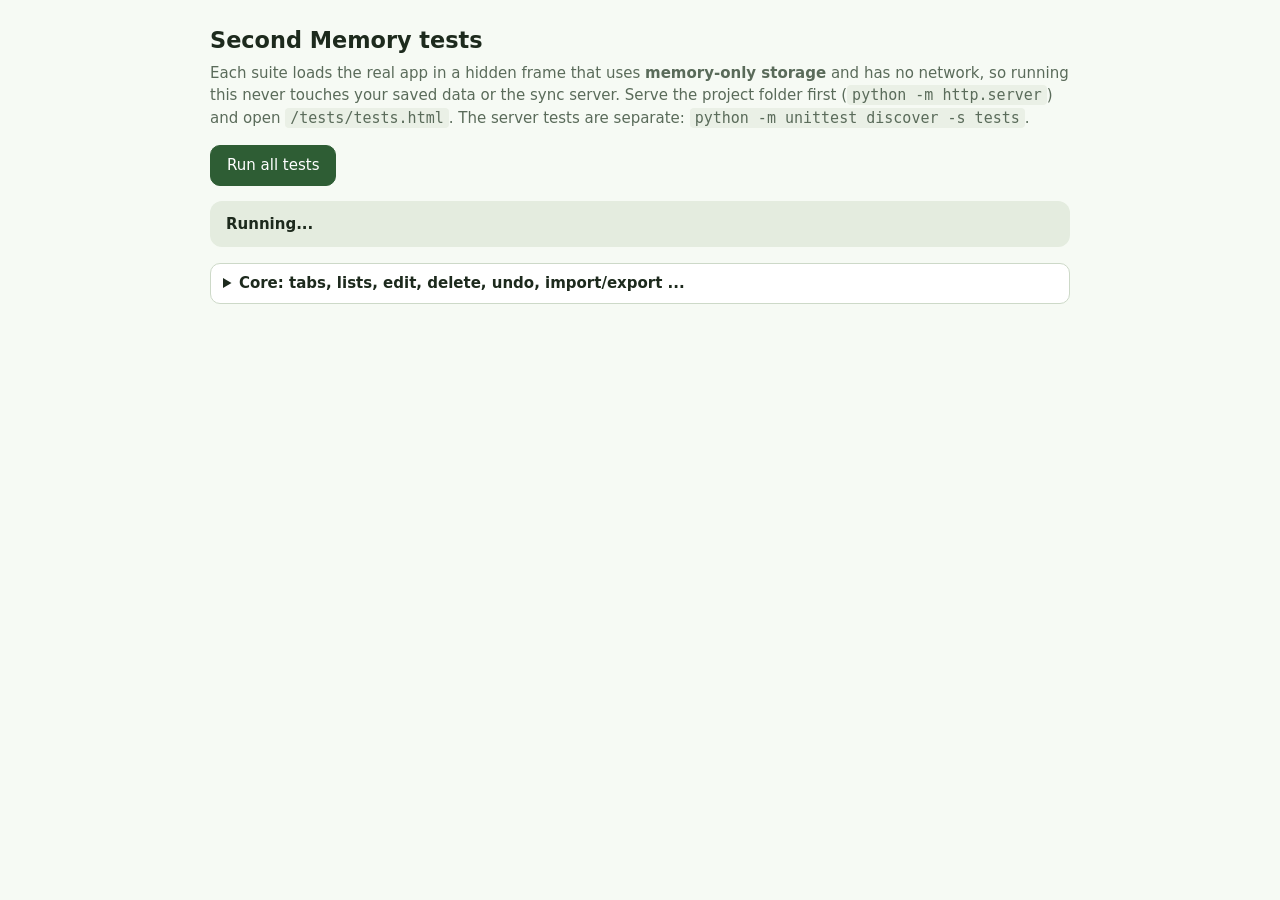
<file: tests/tests.html>
<!doctype html>
<html lang="en">
<head>
<meta charset="utf-8">
<meta name="viewport" content="width=device-width, initial-scale=1">
<meta name="robots" content="noindex">
<title>Second Memory tests</title>
<style>
  body { font: 15px/1.5 system-ui, sans-serif; margin: 24px auto; max-width: 860px; padding: 0 16px; color: #1d2a1d; background: #f6faf4; }
  h1 { margin: 0 0 4px; font-size: 1.4rem; }
  .sub { color: #5a6b5a; margin: 0 0 16px; }
  #summary { padding: 12px 16px; border-radius: 12px; font-weight: 600; margin-bottom: 16px; background: #e4ecdf; }
  #summary.ok { background: #cfe9cf; }
  #summary.bad { background: #f5d0d0; }
  button { padding: 8px 16px; border: 1px solid #2e5d34; border-radius: 10px; background: #2e5d34; color: #fff; font: inherit; cursor: pointer; }
  details { margin: 8px 0; border: 1px solid #cdd9c8; border-radius: 10px; background: #fff; }
  summary { padding: 8px 12px; cursor: pointer; font-weight: 600; }
  ul { margin: 0; padding: 4px 12px 10px 32px; }
  li.pass { color: #2a6a2a; }
  li.fail { color: #a11; font-weight: 600; }
  li small { color: #666; font-weight: 400; word-break: break-word; }
  #frames { position: fixed; left: -12000px; top: 0; }
  iframe { border: 0; }
  code { background: #eaf0e6; padding: 1px 5px; border-radius: 4px; }
</style>
</head>
<body>
<h1>Second Memory tests</h1>
<p class="sub">Each suite loads the real app in a hidden frame that uses <b>memory-only storage</b> and has no network, so running this never touches your saved data or the sync server.
Serve the project folder first (<code>python -m http.server</code>) and open <code>/tests/tests.html</code>. The server tests are separate: <code>python -m unittest discover -s tests</code>.</p>
<p><button id="run">Run all tests</button></p>
<div id="summary">Loading…</div>
<div id="out"></div>
<div id="frames"></div>

<script>
// Suite files are plain async-function bodies. They are evaluated INSIDE a fresh copy of the app,
// so they can use the app's own globals (books, todos, renderHome, ...) plus these helpers:
//   check(name, condition, detail?)   nav(tab)   set(id, value)   sleep(ms)   dk(daysFromToday)   $(id)
//
// Test runner for the front-end. Each suite is [title, file]; all of them run one after another.
// A first line like "// @width 390" in a suite file sets the frame width (e.g. to test phone layout).
const SUITES = [
  ['Core: tabs, lists, edit, delete, undo, import/export', 'suites/01-core.js'],
  ['Journal: entries, timeline, search, trends, summary, backup', 'suites/03-journal.js'],
  ['Search everything', 'suites/04-search-everything.js'],
  ['Sync client: manual sync, indicator, in-flight edits', 'suites/05-sync-client.js'],
  ['Menu extras: theme, version, quick add, sync reminder', 'suites/07-extras.js'],
  ['App lock', 'suites/09-app-lock.js'],
  // (There is no suite 02, 06 or 08: Budget, Weight and Medications moved to other apps.)
  ['Reading goal, plain recipes, journal prompt', 'suites/10-books-recipes-journal.js'],
  ['Bug-review regressions: import, journal, lock', 'suites/11-bug-review-fixes.js'],
  ['Second review regressions: forms, journal, sync, updates, help', 'suites/12-second-review-fixes.js'],
  ['Password vault: encryption, locking, backup', 'suites/13-password-vault.js'],
  ['Facts, custom lists and lent-to', 'suites/14-facts-lists-lent.js'],
  ['Versions, backup format, Check-first import, recently deleted, storage and offline', 'suites/15-checklist-features.js'],
  ['Phone width: no sideways scrolling', 'suites/16-phone-width.js'],
];

// Injected into the app's <head> before its own scripts run. Swaps localStorage for an in-memory
// copy (so real data is never touched), disables the network, and stubs print/confirm/service worker.
// "failWrites" lets a suite simulate a full disk.
const MEMORY_SHIM = `<script>
(function () {
  var store = new Map([['secondMemory.autoSync.v1', 'off']]); // test pages never sync on their own
  var mem = {
    failWrites: false,
    getItem: function (k) { return store.has(k) ? store.get(k) : null; },
    setItem: function (k, v) { if (mem.failWrites) throw new DOMException('quota', 'QuotaExceededError'); store.set(String(k), String(v)); },
    removeItem: function (k) { store.delete(k); },
    clear: function () { store.clear(); },
    key: function (i) { var keys = Array.from(store.keys()); return i < keys.length ? keys[i] : null; },
    get length() { return store.size; }
  };
  Object.defineProperty(window, 'localStorage', { value: mem, configurable: true });
  window.__mem = mem;
  Object.defineProperty(navigator, 'serviceWorker', { value: { register: function () { return Promise.resolve({ update: function () {} }); } }, configurable: true });
  window.fetch = function () { return Promise.reject(new Error('network is disabled in tests')); };
  window.print = function () {};
  window.confirm = function () { return true; };
})();
<\/script>`;

let appHtml = null;

// Loads a fresh copy of index.html into a hidden iframe (with the shim above) and waits for it to start.
async function loadApp(width) {
  if (!appHtml) {
    const res = await fetch('../index.html', { cache: 'no-store' });
    if (!res.ok) throw new Error('could not load ../index.html');
    appHtml = await res.text();
  }
  const base = new URL('../', location.href).href;
  const html = appHtml.replace(/<head>/i, '<head><base href="' + base + '">' + MEMORY_SHIM);
  const frame = document.createElement('iframe');
  frame.width = String(width || 1100);
  frame.height = '900';
  frame.srcdoc = html;
  document.getElementById('frames').appendChild(frame);
  await new Promise((resolve) => { frame.addEventListener('load', resolve, { once: true }); });
  await new Promise((r) => setTimeout(r, 400));
  return frame;
}

// Runs one suite in its own app copy, adds its PASS/FAIL lines under a collapsible heading,
// and returns the pass/fail counts. A suite that throws is reported as a failure, not a crash.
async function runSuite(title, file, out) {
  const section = document.createElement('details');
  const head = document.createElement('summary');
  head.textContent = title + ' ...';
  section.appendChild(head);
  const list = document.createElement('ul');
  section.appendChild(list);
  out.appendChild(section);

  let passed = 0;
  let failed = 0;
  const add = (ok, text, detail) => {
    ok ? passed++ : failed++;
    const li = document.createElement('li');
    li.className = ok ? 'pass' : 'fail';
    li.textContent = (ok ? 'PASS  ' : 'FAIL  ') + text;
    if (detail) {
      const small = document.createElement('small');
      small.textContent = '  (' + detail + ')';
      li.appendChild(small);
    }
    list.appendChild(li);
  };

  let frame;
  try {
    const source = await (await fetch(file, { cache: 'no-store' })).text();
    const widthMatch = source.match(/^\/\/ @width (\d+)/m);
    frame = await loadApp(widthMatch ? Number(widthMatch[1]) : 1100);
    const win = frame.contentWindow;
    // Any error the app throws on its own during the suite counts as a failure too.
    const uncaught = [];
    win.addEventListener('error', (e) => uncaught.push(e.message));
    win.addEventListener('unhandledrejection', (e) => uncaught.push(String(e.reason)));
    // The helpers described at the top of this script, made available to the suite code.
    win.check = (name, cond, detail) => add(!!cond, name, cond ? '' : detail === undefined ? '' : String(detail));
    win.sleep = (ms) => new Promise((r) => setTimeout(r, ms));
    win.$ = (id) => win.document.getElementById(id);
    win.nav = (tab) => win.document.querySelector('.nav-item[data-tab="' + tab + '"]').click();
    win.set = (id, v) => { win.document.getElementById(id).value = v; };
    win.dk = (n) => {
      const d = new Date();
      d.setDate(d.getDate() + n);
      return d.getFullYear() + '-' + String(d.getMonth() + 1).padStart(2, '0') + '-' + String(d.getDate()).padStart(2, '0');
    };
    await win.eval('(async () => {\n' + source + '\n})()');
    await win.sleep(50);
    add(uncaught.length === 0, 'no uncaught errors in this suite', uncaught.join(' | '));
  } catch (err) {
    add(false, 'suite crashed', err && err.stack ? err.stack.split('\n').slice(0, 3).join(' / ') : String(err));
  } finally {
    if (frame) frame.remove();
  }
  head.textContent = (failed ? 'FAIL ' : 'PASS ') + title + ' - ' + passed + ' passed' + (failed ? ', ' + failed + ' failed' : '');
  if (failed) section.open = true;
  return { passed, failed };
}

// Runs every suite in order, keeps a running total in the summary bar, and records the final
// counts in the page title and window.__testResults so they can be read without opening the page.
async function runAll() {
  const summary = document.getElementById('summary');
  const out = document.getElementById('out');
  const button = document.getElementById('run');
  out.innerHTML = '';
  button.disabled = true;
  summary.className = '';
  summary.textContent = 'Running...';
  let passed = 0;
  let failed = 0;
  try {
    for (const [title, file] of SUITES) {
      const result = await runSuite(title, file, out);
      passed += result.passed;
      failed += result.failed;
      summary.textContent = 'Running... ' + passed + ' passed, ' + failed + ' failed';
    }
  } catch (err) {
    failed += 1;
    out.textContent = 'Could not run: ' + err.message + ' (open this page through a local web server, not as a file)';
  }
  summary.className = failed ? 'bad' : 'ok';
  summary.textContent = (failed ? 'FAILED: ' : 'All passed: ') + passed + ' passed, ' + failed + ' failed';
  document.title = (failed ? 'FAIL ' : 'OK ') + passed + '/' + (passed + failed) + ' - Second Memory tests';
  window.__testResults = { passed, failed };
  button.disabled = false;
}

document.getElementById('run').addEventListener('click', runAll);
runAll();
</script>
</body>
</html>
</file>
<file: style.css>
/* Second Memory stylesheet.
   Table of contents, in file order (search for the heading to jump to it):
      1. Theme and variables (light and dark colours)
      2. Base page, headings, focus ring
      3. Decorative background (corner branches, sidebar leaf, divider)
      4. Layout: app shell and sidebar (nav, undo/redo, sync, backup, theme and lock buttons)
      5. Content area, toolbars, search box
      6. Add forms and date fields
      7. Columns, phone breakpoint, column panels, corner leaves
      8. Cards, buttons, badges and chips shared by every list
      9. Books and the reading goal
     10. Recipes, scaling and add-to-shopping-list
     11. Medications
     12. Diagnoses
     13. To-Do and Shopping List
     14. Notes
     15. Resume and Portfolio
     16. Edit forms shared by most cards
     17. Reminder banner (backup and sync reminders)
     18. Journal: wizard, cards, timeline, search, trends, prompts
     19. Home: rows, search everything, quick add
     20. Weight: stats, history, chart, goal
     21. Therapy and health summary sheets, print styles
     22. Recipe cook mode
     23. App lock
     24. Storage warning
     25. Phone polish and overrides for sections 1-24
     26. Friendlier extras: undo toast, phone bottom bar, text size, Home weigh-in
     27. Buy again, pinned recipes, refill pickup, Home weight, high contrast
     28. Snooze, share, shopping groups, swipe, customise Home
   Notes for editing:
   - Every dark-mode block appears twice, once for the device setting (@media prefers-color-scheme)
     and once for the Menu's hand-picked Dark theme (data-theme="dark"). Change both together.
   - Section 25 overrides equal-strength rules in sections 1-24. Sections 26-28 were added later and
     only add new classes (plus the high-contrast colour variables in 27, which must stay after the
     section 1 palettes so they win). */

/* ===== 1. Theme and variables (light and dark colours) ===== */
/* Light palette by default; the dark block below swaps the same names. Use these
   variables everywhere instead of raw colours so both themes stay in step. */
:root {
  color-scheme: light dark;
  --bg: #F6FAF4;
  --surface: #FFFFFF;
  --text: #1C2B1A;
  --muted: #4C5D46;
  --accent: #2E5D34;
  --accent-2: #A34A2A;
  --border: #6B7A63;
  --accent-contrast: #ffffff;
  --accent-rose: #A24B68;
  --accent-lavender: #6B5B95;
  --tint-blush: #F6E4E9;
  --border-soft: #D7E3CE;
  --font-heading: "Snell Roundhand", "Bradley Hand", "Segoe Script", "Segoe Print",
    cursive, -apple-system, "Segoe UI", Roboto, sans-serif;
}

/* Dark theme: follows the device setting unless the Menu's Theme button picks Light or Dark
   (that choice is the data-theme attribute on <html>, set by the script at the top of index.html). */
@media (prefers-color-scheme: dark) {
  :root:not([data-theme="light"]) {
    --bg: #101C12;
    --surface: #182A17;
    --text: #EAF3E6;
    --muted: #AEC7A4;
    --accent: #7BC174;
    --accent-2: #E08A5B;
    --border: #63795A;
    --accent-contrast: #101C12;
    --accent-rose: #E8A9BE;
    --accent-lavender: #C9B8E8;
    --tint-blush: #3A2530;
    --border-soft: #33452F;
  }
}

/* Dark theme chosen by hand in the Menu (same rules as above). */
:root[data-theme="dark"] {
  --bg: #101C12;
  --surface: #182A17;
  --text: #EAF3E6;
  --muted: #AEC7A4;
  --accent: #7BC174;
  --accent-2: #E08A5B;
  --border: #63795A;
  --accent-contrast: #101C12;
  --accent-rose: #E8A9BE;
  --accent-lavender: #C9B8E8;
  --tint-blush: #3A2530;
  --border-soft: #33452F;
}

/* The hand-picked themes also tell the browser which colour scheme to use for scroll bars and form controls. */
:root[data-theme="light"] { color-scheme: light; }
:root[data-theme="dark"] { color-scheme: dark; }

/* ===== 2. Base page, headings, focus ring ===== */
* { box-sizing: border-box; }

body {
  margin: 0;
  padding: 0;
  background: var(--bg);
  color: var(--text);
  font-family: -apple-system, "Segoe UI", Roboto, sans-serif;
  line-height: 1.6;
}

h1, h2, h3 {
  font-family: var(--font-heading);
}

/* Keyboard focus ring for every interactive element. */
:is(button, input, select, textarea, a, summary):focus-visible {
  outline: 2px solid var(--accent-lavender);
  outline-offset: 2px;
}

/* ===== 3. Decorative background (corner branches, sidebar leaf, divider) ===== */
/* Decorative corner-branch frame, purely aesthetic (aria-hidden by
   construction — a pseudo-element is never exposed to assistive tech).
   Fixed + negative z-index + pointer-events:none keeps it behind all real
   content and fully inert. Four independent background layers place one
   branch-cluster motif at each viewport corner (background-image doesn't
   support per-layer transforms, so the down-right/down-left/up-right/up-left
   orientations are baked into each SVG's own path coordinates — mechanical
   mirrors of one authored motif, same technique as the light/dark hex swap
   below). Deliberately left un-tiled so the center of the screen stays open,
   echoing the corner-framed reference photo this was modeled on without
   reusing its (copyrighted, watercolor-texture) artwork. Opacity sits in the
   0.16-0.2 band already verified safe for corner-anchored decor by
   `.sidebar-header::after` and `.column::before` below — higher than the old
   full-page tile this replaced, but safe here because coverage is confined
   to the outer edges, not the central reading column. */
body::before {
  content: '';
  position: fixed;
  inset: 0;
  z-index: -1;
  pointer-events: none;
  background-repeat: no-repeat;
  background-position: top left, top right, bottom left, bottom right;
  background-size: clamp(180px, 22vw, 300px);
  background-image:
    url("data:image/svg+xml,%3Csvg xmlns='http://www.w3.org/2000/svg' width='300' height='300' viewBox='0 0 300 300'%3E%3Cpath d='M14 26 C5 107 59 179 140 215 C131 134 104 62 41 8 Z' fill='%232E5D34' opacity='0.18'/%3E%3Cpath d='M14 26 C50 44 95 89 122 152' stroke='%232E5D34' stroke-width='3' fill='none' opacity='0.2'/%3E%3Cpath d='M41 53 L72 76 M59 89 L90 116 M77 125 L104 156' stroke='%232E5D34' stroke-width='1.8' fill='none' opacity='0.16'/%3E%3Cpath d='M90 10 C90 66 122 122 170 146 C159 90 138 42 98 5 Z' fill='%232E5D34' opacity='0.16'/%3E%3Cpath d='M90 10 C114 26 138 58 154 98' stroke='%232E5D34' stroke-width='2.4' fill='none' opacity='0.18'/%3E%3Cg%3E%3Cellipse cx='60' cy='127.6' rx='11.2' ry='22.4' fill='%23A24B68' opacity='0.16'/%3E%3Cellipse cx='60' cy='127.6' rx='11.2' ry='22.4' fill='%23A24B68' opacity='0.16' transform='rotate(72 60 150)'/%3E%3Cellipse cx='60' cy='127.6' rx='11.2' ry='22.4' fill='%23A24B68' opacity='0.16' transform='rotate(144 60 150)'/%3E%3Cellipse cx='60' cy='127.6' rx='11.2' ry='22.4' fill='%23A24B68' opacity='0.16' transform='rotate(216 60 150)'/%3E%3Cellipse cx='60' cy='127.6' rx='11.2' ry='22.4' fill='%23A24B68' opacity='0.16' transform='rotate(288 60 150)'/%3E%3Ccircle cx='60' cy='150' r='7.2' fill='%23A24B68' opacity='0.18'/%3E%3C/g%3E%3C/svg%3E"),
    url("data:image/svg+xml,%3Csvg xmlns='http://www.w3.org/2000/svg' width='300' height='300' viewBox='0 0 300 300'%3E%3Cpath d='M286 26 C295 107 241 179 160 215 C169 134 196 62 259 8 Z' fill='%232E5D34' opacity='0.18'/%3E%3Cpath d='M286 26 C250 44 205 89 178 152' stroke='%232E5D34' stroke-width='3' fill='none' opacity='0.2'/%3E%3Cpath d='M259 53 L228 76 M241 89 L210 116 M223 125 L196 156' stroke='%232E5D34' stroke-width='1.8' fill='none' opacity='0.16'/%3E%3Cpath d='M210 10 C210 66 178 122 130 146 C141 90 162 42 202 5 Z' fill='%232E5D34' opacity='0.16'/%3E%3Cpath d='M210 10 C186 26 162 58 146 98' stroke='%232E5D34' stroke-width='2.4' fill='none' opacity='0.18'/%3E%3Cg%3E%3Cellipse cx='240' cy='127.6' rx='11.2' ry='22.4' fill='%23A24B68' opacity='0.16'/%3E%3Cellipse cx='240' cy='127.6' rx='11.2' ry='22.4' fill='%23A24B68' opacity='0.16' transform='rotate(72 240 150)'/%3E%3Cellipse cx='240' cy='127.6' rx='11.2' ry='22.4' fill='%23A24B68' opacity='0.16' transform='rotate(144 240 150)'/%3E%3Cellipse cx='240' cy='127.6' rx='11.2' ry='22.4' fill='%23A24B68' opacity='0.16' transform='rotate(216 240 150)'/%3E%3Cellipse cx='240' cy='127.6' rx='11.2' ry='22.4' fill='%23A24B68' opacity='0.16' transform='rotate(288 240 150)'/%3E%3Ccircle cx='240' cy='150' r='7.2' fill='%23A24B68' opacity='0.18'/%3E%3C/g%3E%3C/svg%3E"),
    url("data:image/svg+xml,%3Csvg xmlns='http://www.w3.org/2000/svg' width='300' height='300' viewBox='0 0 300 300'%3E%3Cpath d='M14 274 C5 193 59 121 140 85 C131 166 104 238 41 292 Z' fill='%232E5D34' opacity='0.18'/%3E%3Cpath d='M14 274 C50 256 95 211 122 148' stroke='%232E5D34' stroke-width='3' fill='none' opacity='0.2'/%3E%3Cpath d='M41 247 L72 224 M59 211 L90 184 M77 175 L104 144' stroke='%232E5D34' stroke-width='1.8' fill='none' opacity='0.16'/%3E%3Cpath d='M90 290 C90 234 122 178 170 154 C159 210 138 258 98 295 Z' fill='%232E5D34' opacity='0.16'/%3E%3Cpath d='M90 290 C114 274 138 242 154 202' stroke='%232E5D34' stroke-width='2.4' fill='none' opacity='0.18'/%3E%3Cg%3E%3Cellipse cx='60' cy='172.4' rx='11.2' ry='22.4' fill='%23A24B68' opacity='0.16'/%3E%3Cellipse cx='60' cy='172.4' rx='11.2' ry='22.4' fill='%23A24B68' opacity='0.16' transform='rotate(72 60 150)'/%3E%3Cellipse cx='60' cy='172.4' rx='11.2' ry='22.4' fill='%23A24B68' opacity='0.16' transform='rotate(144 60 150)'/%3E%3Cellipse cx='60' cy='172.4' rx='11.2' ry='22.4' fill='%23A24B68' opacity='0.16' transform='rotate(216 60 150)'/%3E%3Cellipse cx='60' cy='172.4' rx='11.2' ry='22.4' fill='%23A24B68' opacity='0.16' transform='rotate(288 60 150)'/%3E%3Ccircle cx='60' cy='150' r='7.2' fill='%23A24B68' opacity='0.18'/%3E%3C/g%3E%3C/svg%3E"),
    url("data:image/svg+xml,%3Csvg xmlns='http://www.w3.org/2000/svg' width='300' height='300' viewBox='0 0 300 300'%3E%3Cpath d='M286 274 C295 193 241 121 160 85 C169 166 196 238 259 292 Z' fill='%232E5D34' opacity='0.18'/%3E%3Cpath d='M286 274 C250 256 205 211 178 148' stroke='%232E5D34' stroke-width='3' fill='none' opacity='0.2'/%3E%3Cpath d='M259 247 L228 224 M241 211 L210 184 M223 175 L196 144' stroke='%232E5D34' stroke-width='1.8' fill='none' opacity='0.16'/%3E%3Cpath d='M210 290 C210 234 178 178 130 154 C141 210 162 258 202 295 Z' fill='%232E5D34' opacity='0.16'/%3E%3Cpath d='M210 290 C186 274 162 242 146 202' stroke='%232E5D34' stroke-width='2.4' fill='none' opacity='0.18'/%3E%3Cg%3E%3Cellipse cx='240' cy='172.4' rx='11.2' ry='22.4' fill='%23A24B68' opacity='0.16'/%3E%3Cellipse cx='240' cy='172.4' rx='11.2' ry='22.4' fill='%23A24B68' opacity='0.16' transform='rotate(72 240 150)'/%3E%3Cellipse cx='240' cy='172.4' rx='11.2' ry='22.4' fill='%23A24B68' opacity='0.16' transform='rotate(144 240 150)'/%3E%3Cellipse cx='240' cy='172.4' rx='11.2' ry='22.4' fill='%23A24B68' opacity='0.16' transform='rotate(216 240 150)'/%3E%3Cellipse cx='240' cy='172.4' rx='11.2' ry='22.4' fill='%23A24B68' opacity='0.16' transform='rotate(288 240 150)'/%3E%3Ccircle cx='240' cy='150' r='7.2' fill='%23A24B68' opacity='0.18'/%3E%3C/g%3E%3C/svg%3E");
}

/* Same four corner branches, recoloured for dark mode (the colours are baked into each image). */
@media (prefers-color-scheme: dark) {
  :root:not([data-theme="light"]) body::before {
    background-image:
      url("data:image/svg+xml,%3Csvg xmlns='http://www.w3.org/2000/svg' width='300' height='300' viewBox='0 0 300 300'%3E%3Cpath d='M14 26 C5 107 59 179 140 215 C131 134 104 62 41 8 Z' fill='%237BC174' opacity='0.18'/%3E%3Cpath d='M14 26 C50 44 95 89 122 152' stroke='%237BC174' stroke-width='3' fill='none' opacity='0.2'/%3E%3Cpath d='M41 53 L72 76 M59 89 L90 116 M77 125 L104 156' stroke='%237BC174' stroke-width='1.8' fill='none' opacity='0.16'/%3E%3Cpath d='M90 10 C90 66 122 122 170 146 C159 90 138 42 98 5 Z' fill='%237BC174' opacity='0.16'/%3E%3Cpath d='M90 10 C114 26 138 58 154 98' stroke='%237BC174' stroke-width='2.4' fill='none' opacity='0.18'/%3E%3Cg%3E%3Cellipse cx='60' cy='127.6' rx='11.2' ry='22.4' fill='%23E8A9BE' opacity='0.16'/%3E%3Cellipse cx='60' cy='127.6' rx='11.2' ry='22.4' fill='%23E8A9BE' opacity='0.16' transform='rotate(72 60 150)'/%3E%3Cellipse cx='60' cy='127.6' rx='11.2' ry='22.4' fill='%23E8A9BE' opacity='0.16' transform='rotate(144 60 150)'/%3E%3Cellipse cx='60' cy='127.6' rx='11.2' ry='22.4' fill='%23E8A9BE' opacity='0.16' transform='rotate(216 60 150)'/%3E%3Cellipse cx='60' cy='127.6' rx='11.2' ry='22.4' fill='%23E8A9BE' opacity='0.16' transform='rotate(288 60 150)'/%3E%3Ccircle cx='60' cy='150' r='7.2' fill='%23E8A9BE' opacity='0.18'/%3E%3C/g%3E%3C/svg%3E"),
      url("data:image/svg+xml,%3Csvg xmlns='http://www.w3.org/2000/svg' width='300' height='300' viewBox='0 0 300 300'%3E%3Cpath d='M286 26 C295 107 241 179 160 215 C169 134 196 62 259 8 Z' fill='%237BC174' opacity='0.18'/%3E%3Cpath d='M286 26 C250 44 205 89 178 152' stroke='%237BC174' stroke-width='3' fill='none' opacity='0.2'/%3E%3Cpath d='M259 53 L228 76 M241 89 L210 116 M223 125 L196 156' stroke='%237BC174' stroke-width='1.8' fill='none' opacity='0.16'/%3E%3Cpath d='M210 10 C210 66 178 122 130 146 C141 90 162 42 202 5 Z' fill='%237BC174' opacity='0.16'/%3E%3Cpath d='M210 10 C186 26 162 58 146 98' stroke='%237BC174' stroke-width='2.4' fill='none' opacity='0.18'/%3E%3Cg%3E%3Cellipse cx='240' cy='127.6' rx='11.2' ry='22.4' fill='%23E8A9BE' opacity='0.16'/%3E%3Cellipse cx='240' cy='127.6' rx='11.2' ry='22.4' fill='%23E8A9BE' opacity='0.16' transform='rotate(72 240 150)'/%3E%3Cellipse cx='240' cy='127.6' rx='11.2' ry='22.4' fill='%23E8A9BE' opacity='0.16' transform='rotate(144 240 150)'/%3E%3Cellipse cx='240' cy='127.6' rx='11.2' ry='22.4' fill='%23E8A9BE' opacity='0.16' transform='rotate(216 240 150)'/%3E%3Cellipse cx='240' cy='127.6' rx='11.2' ry='22.4' fill='%23E8A9BE' opacity='0.16' transform='rotate(288 240 150)'/%3E%3Ccircle cx='240' cy='150' r='7.2' fill='%23E8A9BE' opacity='0.18'/%3E%3C/g%3E%3C/svg%3E"),
      url("data:image/svg+xml,%3Csvg xmlns='http://www.w3.org/2000/svg' width='300' height='300' viewBox='0 0 300 300'%3E%3Cpath d='M14 274 C5 193 59 121 140 85 C131 166 104 238 41 292 Z' fill='%237BC174' opacity='0.18'/%3E%3Cpath d='M14 274 C50 256 95 211 122 148' stroke='%237BC174' stroke-width='3' fill='none' opacity='0.2'/%3E%3Cpath d='M41 247 L72 224 M59 211 L90 184 M77 175 L104 144' stroke='%237BC174' stroke-width='1.8' fill='none' opacity='0.16'/%3E%3Cpath d='M90 290 C90 234 122 178 170 154 C159 210 138 258 98 295 Z' fill='%237BC174' opacity='0.16'/%3E%3Cpath d='M90 290 C114 274 138 242 154 202' stroke='%237BC174' stroke-width='2.4' fill='none' opacity='0.18'/%3E%3Cg%3E%3Cellipse cx='60' cy='172.4' rx='11.2' ry='22.4' fill='%23E8A9BE' opacity='0.16'/%3E%3Cellipse cx='60' cy='172.4' rx='11.2' ry='22.4' fill='%23E8A9BE' opacity='0.16' transform='rotate(72 60 150)'/%3E%3Cellipse cx='60' cy='172.4' rx='11.2' ry='22.4' fill='%23E8A9BE' opacity='0.16' transform='rotate(144 60 150)'/%3E%3Cellipse cx='60' cy='172.4' rx='11.2' ry='22.4' fill='%23E8A9BE' opacity='0.16' transform='rotate(216 60 150)'/%3E%3Cellipse cx='60' cy='172.4' rx='11.2' ry='22.4' fill='%23E8A9BE' opacity='0.16' transform='rotate(288 60 150)'/%3E%3Ccircle cx='60' cy='150' r='7.2' fill='%23E8A9BE' opacity='0.18'/%3E%3C/g%3E%3C/svg%3E"),
      url("data:image/svg+xml,%3Csvg xmlns='http://www.w3.org/2000/svg' width='300' height='300' viewBox='0 0 300 300'%3E%3Cpath d='M286 274 C295 193 241 121 160 85 C169 166 196 238 259 292 Z' fill='%237BC174' opacity='0.18'/%3E%3Cpath d='M286 274 C250 256 205 211 178 148' stroke='%237BC174' stroke-width='3' fill='none' opacity='0.2'/%3E%3Cpath d='M259 247 L228 224 M241 211 L210 184 M223 175 L196 144' stroke='%237BC174' stroke-width='1.8' fill='none' opacity='0.16'/%3E%3Cpath d='M210 290 C210 234 178 178 130 154 C141 210 162 258 202 295 Z' fill='%237BC174' opacity='0.16'/%3E%3Cpath d='M210 290 C186 274 162 242 146 202' stroke='%237BC174' stroke-width='2.4' fill='none' opacity='0.18'/%3E%3Cg%3E%3Cellipse cx='240' cy='172.4' rx='11.2' ry='22.4' fill='%23E8A9BE' opacity='0.16'/%3E%3Cellipse cx='240' cy='172.4' rx='11.2' ry='22.4' fill='%23E8A9BE' opacity='0.16' transform='rotate(72 240 150)'/%3E%3Cellipse cx='240' cy='172.4' rx='11.2' ry='22.4' fill='%23E8A9BE' opacity='0.16' transform='rotate(144 240 150)'/%3E%3Cellipse cx='240' cy='172.4' rx='11.2' ry='22.4' fill='%23E8A9BE' opacity='0.16' transform='rotate(216 240 150)'/%3E%3Cellipse cx='240' cy='172.4' rx='11.2' ry='22.4' fill='%23E8A9BE' opacity='0.16' transform='rotate(288 240 150)'/%3E%3Ccircle cx='240' cy='150' r='7.2' fill='%23E8A9BE' opacity='0.18'/%3E%3C/g%3E%3C/svg%3E");
  }
}

/* Dark theme chosen by hand in the Menu (same rules as above). */
:root[data-theme="dark"] body::before {
  background-image:
    url("data:image/svg+xml,%3Csvg xmlns='http://www.w3.org/2000/svg' width='300' height='300' viewBox='0 0 300 300'%3E%3Cpath d='M14 26 C5 107 59 179 140 215 C131 134 104 62 41 8 Z' fill='%237BC174' opacity='0.18'/%3E%3Cpath d='M14 26 C50 44 95 89 122 152' stroke='%237BC174' stroke-width='3' fill='none' opacity='0.2'/%3E%3Cpath d='M41 53 L72 76 M59 89 L90 116 M77 125 L104 156' stroke='%237BC174' stroke-width='1.8' fill='none' opacity='0.16'/%3E%3Cpath d='M90 10 C90 66 122 122 170 146 C159 90 138 42 98 5 Z' fill='%237BC174' opacity='0.16'/%3E%3Cpath d='M90 10 C114 26 138 58 154 98' stroke='%237BC174' stroke-width='2.4' fill='none' opacity='0.18'/%3E%3Cg%3E%3Cellipse cx='60' cy='127.6' rx='11.2' ry='22.4' fill='%23E8A9BE' opacity='0.16'/%3E%3Cellipse cx='60' cy='127.6' rx='11.2' ry='22.4' fill='%23E8A9BE' opacity='0.16' transform='rotate(72 60 150)'/%3E%3Cellipse cx='60' cy='127.6' rx='11.2' ry='22.4' fill='%23E8A9BE' opacity='0.16' transform='rotate(144 60 150)'/%3E%3Cellipse cx='60' cy='127.6' rx='11.2' ry='22.4' fill='%23E8A9BE' opacity='0.16' transform='rotate(216 60 150)'/%3E%3Cellipse cx='60' cy='127.6' rx='11.2' ry='22.4' fill='%23E8A9BE' opacity='0.16' transform='rotate(288 60 150)'/%3E%3Ccircle cx='60' cy='150' r='7.2' fill='%23E8A9BE' opacity='0.18'/%3E%3C/g%3E%3C/svg%3E"),
    url("data:image/svg+xml,%3Csvg xmlns='http://www.w3.org/2000/svg' width='300' height='300' viewBox='0 0 300 300'%3E%3Cpath d='M286 26 C295 107 241 179 160 215 C169 134 196 62 259 8 Z' fill='%237BC174' opacity='0.18'/%3E%3Cpath d='M286 26 C250 44 205 89 178 152' stroke='%237BC174' stroke-width='3' fill='none' opacity='0.2'/%3E%3Cpath d='M259 53 L228 76 M241 89 L210 116 M223 125 L196 156' stroke='%237BC174' stroke-width='1.8' fill='none' opacity='0.16'/%3E%3Cpath d='M210 10 C210 66 178 122 130 146 C141 90 162 42 202 5 Z' fill='%237BC174' opacity='0.16'/%3E%3Cpath d='M210 10 C186 26 162 58 146 98' stroke='%237BC174' stroke-width='2.4' fill='none' opacity='0.18'/%3E%3Cg%3E%3Cellipse cx='240' cy='127.6' rx='11.2' ry='22.4' fill='%23E8A9BE' opacity='0.16'/%3E%3Cellipse cx='240' cy='127.6' rx='11.2' ry='22.4' fill='%23E8A9BE' opacity='0.16' transform='rotate(72 240 150)'/%3E%3Cellipse cx='240' cy='127.6' rx='11.2' ry='22.4' fill='%23E8A9BE' opacity='0.16' transform='rotate(144 240 150)'/%3E%3Cellipse cx='240' cy='127.6' rx='11.2' ry='22.4' fill='%23E8A9BE' opacity='0.16' transform='rotate(216 240 150)'/%3E%3Cellipse cx='240' cy='127.6' rx='11.2' ry='22.4' fill='%23E8A9BE' opacity='0.16' transform='rotate(288 240 150)'/%3E%3Ccircle cx='240' cy='150' r='7.2' fill='%23E8A9BE' opacity='0.18'/%3E%3C/g%3E%3C/svg%3E"),
    url("data:image/svg+xml,%3Csvg xmlns='http://www.w3.org/2000/svg' width='300' height='300' viewBox='0 0 300 300'%3E%3Cpath d='M14 274 C5 193 59 121 140 85 C131 166 104 238 41 292 Z' fill='%237BC174' opacity='0.18'/%3E%3Cpath d='M14 274 C50 256 95 211 122 148' stroke='%237BC174' stroke-width='3' fill='none' opacity='0.2'/%3E%3Cpath d='M41 247 L72 224 M59 211 L90 184 M77 175 L104 144' stroke='%237BC174' stroke-width='1.8' fill='none' opacity='0.16'/%3E%3Cpath d='M90 290 C90 234 122 178 170 154 C159 210 138 258 98 295 Z' fill='%237BC174' opacity='0.16'/%3E%3Cpath d='M90 290 C114 274 138 242 154 202' stroke='%237BC174' stroke-width='2.4' fill='none' opacity='0.18'/%3E%3Cg%3E%3Cellipse cx='60' cy='172.4' rx='11.2' ry='22.4' fill='%23E8A9BE' opacity='0.16'/%3E%3Cellipse cx='60' cy='172.4' rx='11.2' ry='22.4' fill='%23E8A9BE' opacity='0.16' transform='rotate(72 60 150)'/%3E%3Cellipse cx='60' cy='172.4' rx='11.2' ry='22.4' fill='%23E8A9BE' opacity='0.16' transform='rotate(144 60 150)'/%3E%3Cellipse cx='60' cy='172.4' rx='11.2' ry='22.4' fill='%23E8A9BE' opacity='0.16' transform='rotate(216 60 150)'/%3E%3Cellipse cx='60' cy='172.4' rx='11.2' ry='22.4' fill='%23E8A9BE' opacity='0.16' transform='rotate(288 60 150)'/%3E%3Ccircle cx='60' cy='150' r='7.2' fill='%23E8A9BE' opacity='0.18'/%3E%3C/g%3E%3C/svg%3E"),
    url("data:image/svg+xml,%3Csvg xmlns='http://www.w3.org/2000/svg' width='300' height='300' viewBox='0 0 300 300'%3E%3Cpath d='M286 274 C295 193 241 121 160 85 C169 166 196 238 259 292 Z' fill='%237BC174' opacity='0.18'/%3E%3Cpath d='M286 274 C250 256 205 211 178 148' stroke='%237BC174' stroke-width='3' fill='none' opacity='0.2'/%3E%3Cpath d='M259 247 L228 224 M241 211 L210 184 M223 175 L196 144' stroke='%237BC174' stroke-width='1.8' fill='none' opacity='0.16'/%3E%3Cpath d='M210 290 C210 234 178 178 130 154 C141 210 162 258 202 295 Z' fill='%237BC174' opacity='0.16'/%3E%3Cpath d='M210 290 C186 274 162 242 146 202' stroke='%237BC174' stroke-width='2.4' fill='none' opacity='0.18'/%3E%3Cg%3E%3Cellipse cx='240' cy='172.4' rx='11.2' ry='22.4' fill='%23E8A9BE' opacity='0.16'/%3E%3Cellipse cx='240' cy='172.4' rx='11.2' ry='22.4' fill='%23E8A9BE' opacity='0.16' transform='rotate(72 240 150)'/%3E%3Cellipse cx='240' cy='172.4' rx='11.2' ry='22.4' fill='%23E8A9BE' opacity='0.16' transform='rotate(144 240 150)'/%3E%3Cellipse cx='240' cy='172.4' rx='11.2' ry='22.4' fill='%23E8A9BE' opacity='0.16' transform='rotate(216 240 150)'/%3E%3Cellipse cx='240' cy='172.4' rx='11.2' ry='22.4' fill='%23E8A9BE' opacity='0.16' transform='rotate(288 240 150)'/%3E%3Ccircle cx='240' cy='150' r='7.2' fill='%23E8A9BE' opacity='0.18'/%3E%3C/g%3E%3C/svg%3E");
}

/* Small leaf in the corner of the sidebar title. */
.sidebar-header {
  position: relative;
  overflow: visible;
}

.sidebar-header::after {
  content: '';
  position: absolute;
  top: -8px;
  right: -8px;
  width: 84px;
  height: 84px;
  pointer-events: none;
  background: no-repeat center/contain url("data:image/svg+xml,%3Csvg xmlns='http://www.w3.org/2000/svg' width='84' height='84' viewBox='0 0 84 84'%3E%3Cpath d='M80 4 C60 8 40 24 30 48 C48 42 68 26 80 4 Z' fill='%232E5D34' opacity='0.18'/%3E%3Cpath d='M70 12 C55 22 40 36 32 50' stroke='%232E5D34' stroke-width='1.4' fill='none' opacity='0.2'/%3E%3C/svg%3E");
}

/* Sidebar leaf, recoloured for dark mode (colours are baked into the image). */
@media (prefers-color-scheme: dark) {
  :root:not([data-theme="light"]) .sidebar-header::after {
    background-image: url("data:image/svg+xml,%3Csvg xmlns='http://www.w3.org/2000/svg' width='84' height='84' viewBox='0 0 84 84'%3E%3Cpath d='M80 4 C60 8 40 24 30 48 C48 42 68 26 80 4 Z' fill='%237BC174' opacity='0.18'/%3E%3Cpath d='M70 12 C55 22 40 36 32 50' stroke='%237BC174' stroke-width='1.4' fill='none' opacity='0.2'/%3E%3C/svg%3E");
  }
}

/* Dark theme chosen by hand in the Menu (same rules as above). */
:root[data-theme="dark"] .sidebar-header::after {
  background-image: url("data:image/svg+xml,%3Csvg xmlns='http://www.w3.org/2000/svg' width='84' height='84' viewBox='0 0 84 84'%3E%3Cpath d='M80 4 C60 8 40 24 30 48 C48 42 68 26 80 4 Z' fill='%237BC174' opacity='0.18'/%3E%3Cpath d='M70 12 C55 22 40 36 32 50' stroke='%237BC174' stroke-width='1.4' fill='none' opacity='0.2'/%3E%3C/svg%3E");
}

/* Thin leafy line between the nav groups. */
.leaf-divider {
  height: 32px;
  background: no-repeat center/160px url("data:image/svg+xml,%3Csvg xmlns='http://www.w3.org/2000/svg' width='200' height='40' viewBox='0 0 200 40'%3E%3Cpath d='M10 20 C60 20 60 20 100 20 C140 20 140 20 190 20' stroke='%232E5D34' stroke-width='1.5' fill='none' opacity='0.35'/%3E%3Cpath d='M60 20 C55 10 45 8 38 12 C45 18 55 20 60 20 Z' fill='%232E5D34' opacity='0.3'/%3E%3Cpath d='M100 20 C100 8 92 2 84 4 C88 14 96 20 100 20 Z' fill='%232E5D34' opacity='0.32'/%3E%3Cpath d='M140 20 C145 10 155 8 162 12 C155 18 145 20 140 20 Z' fill='%232E5D34' opacity='0.3'/%3E%3Ccircle cx='100' cy='20' r='3' fill='%23A24B68' opacity='0.35'/%3E%3C/svg%3E");
}

/* Divider leaf, recoloured for dark mode (colours are baked into the image). */
@media (prefers-color-scheme: dark) {
  :root:not([data-theme="light"]) .leaf-divider {
    background-image: url("data:image/svg+xml,%3Csvg xmlns='http://www.w3.org/2000/svg' width='200' height='40' viewBox='0 0 200 40'%3E%3Cpath d='M10 20 C60 20 60 20 100 20 C140 20 140 20 190 20' stroke='%237BC174' stroke-width='1.5' fill='none' opacity='0.35'/%3E%3Cpath d='M60 20 C55 10 45 8 38 12 C45 18 55 20 60 20 Z' fill='%237BC174' opacity='0.3'/%3E%3Cpath d='M100 20 C100 8 92 2 84 4 C88 14 96 20 100 20 Z' fill='%237BC174' opacity='0.32'/%3E%3Cpath d='M140 20 C145 10 155 8 162 12 C155 18 145 20 140 20 Z' fill='%237BC174' opacity='0.3'/%3E%3Ccircle cx='100' cy='20' r='3' fill='%23E8A9BE' opacity='0.35'/%3E%3C/svg%3E");
  }
}

/* Dark theme chosen by hand in the Menu (same rules as above). */
:root[data-theme="dark"] .leaf-divider {
  background-image: url("data:image/svg+xml,%3Csvg xmlns='http://www.w3.org/2000/svg' width='200' height='40' viewBox='0 0 200 40'%3E%3Cpath d='M10 20 C60 20 60 20 100 20 C140 20 140 20 190 20' stroke='%237BC174' stroke-width='1.5' fill='none' opacity='0.35'/%3E%3Cpath d='M60 20 C55 10 45 8 38 12 C45 18 55 20 60 20 Z' fill='%237BC174' opacity='0.3'/%3E%3Cpath d='M100 20 C100 8 92 2 84 4 C88 14 96 20 100 20 Z' fill='%237BC174' opacity='0.32'/%3E%3Cpath d='M140 20 C145 10 155 8 162 12 C155 18 145 20 140 20 Z' fill='%237BC174' opacity='0.3'/%3E%3Ccircle cx='100' cy='20' r='3' fill='%23E8A9BE' opacity='0.35'/%3E%3C/svg%3E");
}

/* ===== 4. Layout: app shell and sidebar (nav, undo/redo, sync, backup, theme and lock buttons) ===== */
.app-shell {
  display: flex;
  min-height: 100vh;
  align-items: stretch;
}

.sidebar {
  flex: 0 0 220px;
  background: var(--surface);
  border-right: 1px solid var(--border);
  padding: 24px 16px;
  display: flex;
  flex-direction: column;
  gap: 24px;
}

.sidebar-header h1 {
  margin: 0;
  font-size: 1.3rem;
}

.sidebar-header .tagline {
  color: var(--muted);
  margin: 4px 0 0;
  font-size: 0.85rem;
}

/* The Menu button only exists on phones; the 700px media query below turns it on. */
.sidebar-toggle {
  display: none;
}

/* Hamburger icon drawn from one bar plus a ::before and ::after bar. */
.sidebar-toggle-icon {
  position: relative;
  width: 20px;
  height: 1.6px;
  background: currentColor;
}

.sidebar-toggle-icon::before,
.sidebar-toggle-icon::after {
  content: '';
  position: absolute;
  left: 0;
  width: 20px;
  height: 1.6px;
  background: currentColor;
}

.sidebar-toggle-icon::before {
  top: -6px;
}

.sidebar-toggle-icon::after {
  top: 6px;
}

/* Sidebar navigation: groups of tab buttons with small headings. */
.nav-list {
  list-style: none;
  margin: 0;
  padding: 0;
  display: flex;
  flex-direction: column;
  gap: 20px;
}

.nav-group {
  display: flex;
  flex-direction: column;
  gap: 6px;
}

.nav-group-label {
  margin: 0;
  padding: 0 12px;
  font-size: 0.72rem;
  font-weight: 700;
  text-transform: uppercase;
  letter-spacing: 0.06em;
  color: var(--muted);
}

.nav-group-items {
  list-style: none;
  margin: 0;
  padding: 0;
  display: flex;
  flex-direction: column;
  gap: 4px;
}

.nav-item {
  display: flex;
  align-items: center;
  gap: 10px;
  width: 100%;
  padding: 10px 12px;
  border: none;
  border-radius: 13px;
  background: transparent;
  color: var(--text);
  font-size: 0.95rem;
  text-align: left;
  cursor: pointer;
}

.nav-item:hover {
  background: var(--bg);
}

/* The tab currently showing (class set by app.js). */
.nav-item.active {
  background: var(--accent);
  color: var(--accent-contrast);
}

.nav-icon {
  flex: 0 0 auto;
}

/* Undo / redo buttons at the top of the sidebar. */
.undo-redo-panel {
  display: flex;
  gap: 8px;
}

.undo-redo-panel button,
.data-io-btn {
  flex: 1;
  padding: 6px 10px;
  border: 1px solid var(--border);
  border-radius: 13px;
  background: transparent;
  color: var(--muted);
  cursor: pointer;
  font-size: 0.78rem;
}

.undo-redo-panel button:hover:not(:disabled) {
  color: var(--accent);
  border-color: var(--accent);
}

.undo-redo-panel button:disabled {
  opacity: 0.45;
  cursor: default;
}

/* Sync area at the bottom of the sidebar (margin-top: auto pushes it down). */
.sync-panel {
  margin-top: auto;
  padding-top: 16px;
  border-top: 1px solid var(--border-soft);
  display: flex;
  flex-direction: column;
  gap: 8px;
}

.sync-status {
  display: flex;
  align-items: center;
  justify-content: space-between;
  gap: 8px;
}

/* An explicit display would otherwise beat the hidden attribute (same guard as .collection[hidden]). */
.sync-status[hidden] {
  display: none;
}

.sync-status-text {
  font-size: 0.78rem;
  color: var(--muted);
}

/* Status colours: green after a good sync, orange-red after a failed one. */
.sync-status-text.sync-ok { color: var(--accent); }
.sync-status-text.sync-failed { color: var(--accent-2); }

.sync-change-btn {
  padding: 3px 10px;
  border: 1px solid var(--border);
  border-radius: 13px;
  background: transparent;
  color: var(--muted);
  cursor: pointer;
  font-size: 0.72rem;
}

/* Passphrase form shown until sync is connected. */
.sync-setup-form {
  display: flex;
  flex-direction: column;
  gap: 6px;
}

.sync-setup-form input {
  padding: 7px 10px;
  border: 1px solid var(--border);
  border-radius: 13px;
  background: var(--bg);
  color: var(--text);
  font-family: inherit;
  font-size: 0.82rem;
  width: 100%;
}

.sync-setup-form button {
  padding: 6px 12px;
  border: none;
  border-radius: 13px;
  background: var(--accent);
  color: var(--accent-contrast);
  cursor: pointer;
  font-weight: 600;
  font-size: 0.82rem;
}

.sync-setup-form button:hover { opacity: 0.9; }

/* Export data / Import data buttons under the sync area. */
.data-io {
  padding-top: 16px;
  border-top: 1px solid var(--border-soft);
  display: flex;
  flex-direction: column;
  gap: 8px;
}

.data-io-buttons {
  display: flex;
  gap: 8px;
}

/* "N changes not synced" note under the sync status, and the Sync now button
   highlighting itself when there is something to send. */
.sync-pending {
  margin: 6px 0 0;
  font-size: 0.78rem;
  font-weight: 600;
  color: var(--accent-rose);
}

.sync-pending[hidden] { display: none; }

#sync-now-btn.sync-needed {
  background: var(--accent);
  border-color: var(--accent);
  color: var(--accent-contrast);
  font-weight: 600;
}

/* Menu footer: the version label under the Theme and App lock buttons. */
.app-version {
  margin: 4px 0 0;
  font-size: 0.75rem;
  color: var(--muted);
  text-align: center;
}

/* ===== 5. Content area, toolbars, search box ===== */
/* min-width: 0 lets the content column shrink instead of being pushed wider by long text. */
.content {
  flex: 1;
  min-width: 0;
  padding: 32px 32px 48px;
  max-width: 960px;
}

/* Heading row at the top of each tab: title, then search box and sort menu. */
.collection-toolbar {
  display: flex;
  flex-wrap: wrap;
  gap: 12px;
  align-items: center;
  justify-content: space-between;
  margin-bottom: 16px;
}

.collection-toolbar h2 { margin: 0; }

/* The small grey summary line under a heading ("12 books", totals, etc.). */
.stats-line {
  margin: 0 0 16px;
  color: var(--muted);
  font-size: 0.85rem;
}

.collection-toolbar input[type="search"] {
  flex: 1 1 220px;
  max-width: 320px;
  padding: 9px 14px;
  border: 1px solid var(--border);
  border-radius: 13px;
  background: var(--surface);
  color: var(--text);
}

/* Known landmine: any `.collection { display: ... }` layout rule silently
   overrides the `hidden` attribute unless this override is present. */
.collection[hidden] {
  display: none;
}

/* ===== 6. Add forms and date fields ===== */
/* Default add form lays its fields out in a wrapping row; .add-form-stacked (below) makes a single column. */
.add-form {
  display: flex;
  flex-wrap: wrap;
  gap: 12px;
  margin-bottom: 24px;
  background: var(--surface);
  border: 1px solid var(--border-soft);
  border-radius: 18px;
  padding: 20px;
  box-shadow: 0 3px 10px rgba(0, 0, 0, 0.035);
  /* Without this, flex's default `align-items: stretch` makes a plain
     single-line input match the height of a taller sibling (e.g. `.date-field`,
     which stacks a label above its input) instead of keeping its own height. */
  align-items: flex-start;
}

.add-form input[type="text"],
.add-form input[type="date"],
.add-form input[type="number"],
.add-form input[type="search"],
.add-form select,
.add-form textarea {
  flex: 1 1 160px;
  padding: 9px 12px;
  border: 1px solid var(--border);
  border-radius: 13px;
  background: var(--bg);
  color: var(--text);
  font-family: inherit;
}

.add-form textarea {
  flex: 1 1 100%;
  resize: vertical;
}

.add-form-stacked {
  flex-direction: column;
  align-items: stretch;
}

.add-form-stacked input[type="text"],
.add-form-stacked input[type="date"],
.add-form-stacked input[type="number"],
.add-form-stacked input[type="search"],
.add-form-stacked textarea,
.add-form-stacked select,
.add-form-stacked .date-field {
  width: 100%;
  /* Column layout turns the row-based `flex: 1 1 160px` above into "grow to
     fill vertical space." Selector specificity must match-or-beat that rule
     (it includes an attribute selector) or this override silently loses.
     Every input type present in the base rule above must also be listed
     here — every input type in the base rule must appear in both lists. */
  flex: none;
}

.add-form button {
  padding: 10px 20px;
  border: none;
  border-radius: 13px;
  background: var(--accent);
  color: var(--accent-contrast);
  cursor: pointer;
  font-weight: 600;
  align-self: flex-start;
}

.add-form button:hover { opacity: 0.9; }

/* A label stacked above a date or time input. */
.date-field {
  display: flex;
  flex-direction: column;
  gap: 4px;
  font-size: 0.85rem;
  color: var(--muted);
  flex: 1 1 160px;
  min-width: 0; /* lets the date box shrink to fit a phone screen */
}

.date-field input[type="date"] {
  padding: 9px 12px;
  border: 1px solid var(--border);
  border-radius: 13px;
  background: var(--bg);
  color: var(--text);
  font-family: inherit;
  width: 100%;
  /* `.add-form input[type="date"]` (class+attribute+element) also matches
     this input via descendant selection, applying its `flex: 1 1 160px`
     (meant for a row-context sibling of `.add-form`) to this input's actual
     flex parent, `.date-field` (column direction) — turning that 160px
     basis into a height instead of a width. Selector specificity here must
     match that rule's (hence `input[type="date"]`, not bare `input`) so this
     override actually wins. */
  flex: none;
}

/* .date-field sets display:flex, which would otherwise beat [hidden]. */
.date-field[hidden] { display: none; }

/* "unknown" note beside a blank medication date. */
.unknown-hint {
  color: var(--muted);
  font-style: italic;
}

/* Validation message shown above a form's submit button. */
.form-error {
  color: var(--accent-2);
  background: var(--bg);
  border: 1px solid var(--accent-2);
  border-radius: 13px;
  padding: 9px 12px;
  margin: 0;
  font-size: 0.85rem;
}

/* ===== 7. Columns, phone breakpoint, column panels, corner leaves ===== */
/* Side-by-side panels (Books statuses, Home widgets). */
.columns {
  display: grid;
  grid-template-columns: repeat(auto-fit, minmax(220px, 1fr));
  gap: 20px;
}

.book-columns {
  grid-template-columns: repeat(auto-fit, minmax(200px, 1fr));
}

/* Main phone breakpoint: single-column panels, sidebar stacks on top and collapses behind the Menu button. */
@media (max-width: 700px) {
  .columns { grid-template-columns: 1fr; }
  .app-shell { flex-direction: column; }
  /* Stacked on top, the sidebar's divider line belongs underneath it, not down its right edge. */
  .sidebar {
    flex: 0 0 auto;
    border-right: none;
    border-bottom: 1px solid var(--border);
  }

  .sidebar-toggle {
    display: flex;
    align-items: center;
    gap: 8px;
    padding: 8px 12px;
    border: 1px solid var(--border);
    border-radius: 13px;
    background: transparent;
    color: var(--text);
    font-size: 0.9rem;
    cursor: pointer;
    margin-top: 12px;
  }

  .sidebar:not(.sidebar-open) #undo-redo-panel,
  .sidebar:not(.sidebar-open) .nav-list,
  .sidebar:not(.sidebar-open) .sync-panel,
  .sidebar:not(.sidebar-open) .data-io {
    display: none;
  }
}

/* One panel in a .columns grid (for example "Owned - Unread"). */
.column {
  background: var(--surface);
  border: 1px solid var(--border-soft);
  border-radius: 18px;
  padding: 16px;
  min-height: 120px;
  box-shadow: 0 3px 10px rgba(0, 0, 0, 0.035);
  transition: box-shadow 0.2s ease;
  /* Grid items default to min-width:auto, which can't shrink below intrinsic
     content width and causes the grid to overflow its container ("grid
     blowout") at viewport widths where 3 columns are tight but not yet under
     the mobile breakpoint. */
  min-width: 0;
}

/* Corner-accent decor. Scoped to .column and .toolbar-leaf only (not every
   individual card class) to avoid repeating a corner motif once per card —
   Books alone has 218 real records, so per-card decor would read as noise
   rather than "dramatic". .toolbar-leaf marks the collection-toolbar of the
   five flat-list collections (Recipes, To-Do, Shopping List, Notes, Resume &
   Portfolio) that have no .column wrapper, so every collection still gets
   exactly one corner accent near its heading. */
.column,
.toolbar-leaf {
  position: relative;
}

.column::before,
.toolbar-leaf::before {
  content: '';
  position: absolute;
  top: 0;
  right: 0;
  width: 36px;
  height: 36px;
  pointer-events: none;
  background: no-repeat center/contain url("data:image/svg+xml,%3Csvg xmlns='http://www.w3.org/2000/svg' width='36' height='36' viewBox='0 0 36 36'%3E%3Cpath d='M34 2 C20 4 8 14 4 28 C16 24 28 16 34 2 Z' fill='%232E5D34' opacity='0.16'/%3E%3Cpath d='M30 6 C22 12 14 20 8 26' stroke='%232E5D34' stroke-width='1' fill='none' opacity='0.18'/%3E%3C/svg%3E");
}

/* Column corner leaves, recoloured for dark mode. */
@media (prefers-color-scheme: dark) {
  :root:not([data-theme="light"]) .column::before,
  :root:not([data-theme="light"]) .toolbar-leaf::before {
    background-image: url("data:image/svg+xml,%3Csvg xmlns='http://www.w3.org/2000/svg' width='36' height='36' viewBox='0 0 36 36'%3E%3Cpath d='M34 2 C20 4 8 14 4 28 C16 24 28 16 34 2 Z' fill='%237BC174' opacity='0.16'/%3E%3Cpath d='M30 6 C22 12 14 20 8 26' stroke='%237BC174' stroke-width='1' fill='none' opacity='0.18'/%3E%3C/svg%3E");
  }
}

/* Dark theme chosen by hand in the Menu (same rules as above). */
:root[data-theme="dark"] .column::before,
:root[data-theme="dark"] .toolbar-leaf::before {
  background-image: url("data:image/svg+xml,%3Csvg xmlns='http://www.w3.org/2000/svg' width='36' height='36' viewBox='0 0 36 36'%3E%3Cpath d='M34 2 C20 4 8 14 4 28 C16 24 28 16 34 2 Z' fill='%237BC174' opacity='0.16'/%3E%3Cpath d='M30 6 C22 12 14 20 8 26' stroke='%237BC174' stroke-width='1' fill='none' opacity='0.18'/%3E%3C/svg%3E");
}

/* ===== 8. Cards, buttons, badges and chips shared by every list ===== */
.column:hover {
  box-shadow: 0 6px 20px rgba(0, 0, 0, 0.055);
}

.column h3 {
  margin: 0 0 10px;
  font-size: 0.95rem;
  display: flex;
  align-items: center;
  gap: 6px;
  color: var(--muted);
}

/* Little pill showing how many items are in a column. */
.count {
  background: var(--tint-blush);
  color: var(--text);
  border-radius: 999px;
  padding: 1px 8px;
  font-size: 0.8rem;
  /* .count lives inside an h3; reset off the inherited --font-heading so the
     small numeral stays on the plain, legible body stack. */
  font-family: -apple-system, "Segoe UI", Roboto, sans-serif;
}

/* The <ul> that holds a list of cards. */
.card-list {
  list-style: none;
  margin: 0;
  padding: 0;
  display: flex;
  flex-direction: column;
  gap: 12px;
}

/* Books can hold hundreds of records per column (218 in the real dataset) —
   cap each column's own height and let it scroll internally instead of the
   whole page growing to the length of the longest column. */
.book-columns .card-list {
  max-height: min(520px, 60vh);
  overflow-y: auto;
  padding-right: 4px;
}

/* A single-column list with no .column wrapper (Recipes, To-Do, Notes, ...); slightly looser spacing. */
.flat-list {
  gap: 16px;
}

/* A collapsible "Add ..." panel that holds an add form (Recipes). */
.add-dropdown { margin-bottom: 16px; }
.add-dropdown > summary {
  display: inline-block;
  padding: 8px 16px;
  border: 1px solid var(--accent);
  border-radius: 13px;
  color: var(--accent);
  cursor: pointer;
  font-weight: 600;
}
.add-dropdown[open] > summary { margin-bottom: 12px; }

/* A row of cards you scroll sideways: arrow buttons on both sides, or swipe / arrow keys. */

/* Shared look for every kind of card: same border, radius, padding and shadow. */
.book-card,
.recipe-card,
.note-card,
.link-card,
.home-item {
  overflow-wrap: break-word;
  border: 1px solid var(--border-soft);
  border-radius: 18px;
  padding: 16px;
  background: var(--bg);
  box-shadow: 0 3px 10px rgba(0, 0, 0, 0.035);
  transition: box-shadow 0.2s ease;
}

.book-card:hover,
.recipe-card:hover,
.note-card:hover,
.link-card:hover,
.home-item:hover {
  box-shadow: 0 6px 20px rgba(0, 0, 0, 0.055);
}

/* Edit, Cancel and Delete buttons used on every card (outlined, quiet). */
.edit-btn,
.cancel-btn,
.delete-btn {
  padding: 5px 12px;
  border: 1px solid var(--border);
  border-radius: 13px;
  background: transparent;
  color: var(--muted);
  cursor: pointer;
  font-size: 0.8rem;
}

/* margin-left: auto pushes Delete to the right end of the button row. */
.delete-btn { margin-left: auto; }

/* Quiet outlined buttons all turn green on hover; Delete turns orange-red. */
.edit-btn:hover,
.cancel-btn:hover,
.data-io-btn:hover,
.sync-change-btn:hover,
.sidebar-toggle:hover,
.reminder-banner-btn:hover,
.journal-secondary-btn:hover {
  color: var(--accent);
  border-color: var(--accent);
}

.delete-btn:hover {
  color: var(--accent-2);
  border-color: var(--accent-2);
}

/* "Nothing here yet" message shown when a list is empty. */
.empty-state {
  text-align: center;
  color: var(--muted);
  margin-top: 24px;
}

/* Small green pill used for categories and repeat labels. */
.badge {
  background: var(--accent);
  color: var(--accent-contrast);
  border-radius: 999px;
  padding: 2px 10px;
  font-size: 0.75rem;
}

/* Filter chips (category / done / checked filters). Used by Recipes, To-Do, Shopping and Journal. */
.chip-row {
  display: flex;
  flex-wrap: wrap;
  gap: 8px;
  margin-bottom: 16px;
}

.chip {
  border: 1px solid var(--border);
  border-radius: 999px;
  padding: 2px 10px;
  font-size: 0.75rem;
  background: transparent;
  color: var(--text);
  cursor: pointer;
  font-family: inherit;
  max-width: 100%; /* a very long label wraps instead of poking past the screen */
  overflow-wrap: anywhere;
  text-align: left;
}

.chip:hover {
  border-color: var(--accent);
  color: var(--accent);
}

/* The chip whose filter is currently on. */
.chip-active,
.chip-active:hover {
  background: var(--accent);
  border-color: var(--accent);
  color: var(--accent-contrast); /* stays readable while hovered (phones keep :hover after a tap) */
}

/* Notes and button rows on cards (Recipes, Medications, Diagnoses). */
.recipe-notes {
  color: var(--muted);
  font-size: 0.85rem;
  font-style: italic;
  margin: 0 0 8px;
}

.recipe-actions {
  display: flex;
  flex-wrap: wrap;
  justify-content: flex-end;
  gap: 6px;
}

/* ===== 9. Books and the reading goal ===== */
.book-info {
  display: flex;
  flex-direction: column;
  margin-bottom: 8px;
}

.book-title { font-size: 0.95rem; }
.book-author { color: var(--muted); font-size: 0.85rem; }
.book-rating { color: var(--accent-rose); font-size: 0.85rem; }

.book-actions {
  display: flex;
  flex-wrap: wrap;
  gap: 6px;
  align-items: center;
}

.book-actions select {
  /* A <select>'s closed-state width is intrinsic to its widest <option> text
     ("Move: Currently Reading", "Move: Jon's Bookshelf") — without a cap it
     overflows a card at Books' narrower 5-column width. flex-wrap alone
     doesn't stop a single item from being wider than its container. */
  max-width: 100%;
  padding: 5px 8px;
  border: 1px solid var(--border);
  border-radius: 13px;
  background: var(--surface);
  color: var(--text);
  font-size: 0.8rem;
}

.rating-label {
  display: flex;
  align-items: center;
  gap: 4px;
  font-size: 0.8rem;
  color: var(--muted);
}

.rating-label[hidden] {
  display: none;
}

/* Reading goal for this year (progress bar and goal form). */
.reading-goal {
  margin-bottom: 16px;
  padding: 12px 14px;
  border: 1px solid var(--border-soft);
  border-radius: 16px;
  background: var(--surface);
}

.reading-goal-text { margin: 0 0 6px; font-weight: 600; overflow-wrap: anywhere; }
.reading-goal-undated { margin: 6px 0 0; font-size: 0.8rem; color: var(--muted); }

.reading-goal-bar {
  display: block;
  width: 100%;
  height: 10px;
  border: none;
  border-radius: 999px;
  overflow: hidden;
  background: var(--border-soft);
  accent-color: var(--accent);
}

.reading-goal-bar::-webkit-progress-bar { background: var(--border-soft); }
.reading-goal-bar::-webkit-progress-value { background: var(--accent); border-radius: 999px; }
.reading-goal-bar::-moz-progress-bar { background: var(--accent); }
.reading-goal-bar[hidden] { display: none; }

.reading-goal-form { display: flex; flex-wrap: wrap; align-items: center; gap: 8px; margin-top: 10px; }
.reading-goal-form label { font-size: 0.85rem; color: var(--muted); }

.reading-goal-form input {
  width: 6em;
  padding: 7px 10px;
  border: 1px solid var(--border);
  border-radius: 13px;
  background: var(--bg);
  color: var(--text);
  font-family: inherit;
}

.reading-goal-form button {
  padding: 6px 14px;
  border: 1px solid var(--border);
  border-radius: 13px;
  background: transparent;
  color: var(--text);
  cursor: pointer;
  font-size: 0.85rem;
}

.reading-goal-form button[type="submit"] { border: none; background: var(--accent); color: var(--accent-contrast); font-weight: 600; }

.book-finished { font-size: 0.85rem; color: var(--muted); }

/* ===== 10. Recipes, scaling and add-to-shopping-list ===== */

.recipe-header {
  display: flex;
  flex-wrap: wrap;
  align-items: center;
  gap: 8px;
  margin-bottom: 8px;
  min-width: 0;
  overflow-wrap: anywhere; /* a long title wraps instead of widening the page */
}

.recipe-title {
  font-size: 1rem;
  min-width: 0;
  overflow-wrap: anywhere;
}

.recipe-section {
  margin-bottom: 8px;
}

.recipe-section h4 {
  margin: 0 0 4px;
  font-size: 0.8rem;
  color: var(--muted);
  text-transform: uppercase;
  letter-spacing: 0.03em;
}

/* Long ingredient or step lists scroll inside the card instead of stretching it. */
.scroll-block {
  margin: 0;
  padding-left: 20px;
  max-height: 180px;
  overflow-y: auto;
}

.scroll-block li {
  font-size: 0.9rem;
  margin-bottom: 2px;
}

/* Recipe -> shopping list */

/* Confirmation line under a recipe after adding it to the shopping list. */

/* ===== 11. Medications ===== */

.field-label {
  font-weight: 600;
  color: var(--text);
}

/* Refill reminder text: red-orange when overdue, rose when coming up soon. */

/* ===== 13. To-Do and Shopping List ===== */

/* Both lists are single-row cards: checkbox and name on the left, details and buttons on the right. */

/* Done / checked-off items are struck through and greyed. */

/* A long quantity ("2 gallons of ...") wraps inside its card instead of running off the edge. */

/* Past-due dates for to-dos and medication refills (.bill-due is the Home refill row's date label;
   the odd name is left over from the removed Budget tab and app.js still uses it). */
.bill-due.overdue {
  color: var(--accent-2);
  font-weight: 600;
}

/* Long words (a long to-do or item name) must wrap instead of widening the page. */

/* To-Do / Shopping List keep their existing horizontal-row card shape — the
   view/edit-form split just wraps that same row instead of switching to a
   vertical stack. */

/* ===== 14. Notes ===== */

.note-title {
  font-size: 1rem;
  overflow-wrap: break-word;
}

.note-body-preview {
  margin: 0;
  color: var(--muted);
  white-space: pre-wrap;
  overflow-wrap: break-word;
}

.note-modified {
  font-size: 0.75rem;
  color: var(--muted);
}

.note-actions {
  display: flex;
  flex-wrap: wrap;
  justify-content: flex-end;
  gap: 8px;
}

/* ===== 15. Resume and Portfolio ===== */

.link-info {
  display: flex;
  flex-direction: column;
  gap: 4px;
  margin-bottom: 8px;
}

.link-label { font-size: 0.95rem; }

.link-url {
  color: var(--accent-lavender);
  font-size: 0.85rem;
  word-break: break-all;
}

.link-notes {
  color: var(--muted);
  font-size: 0.85rem;
  font-style: italic;
  margin: 0 0 8px;
}

.link-actions {
  display: flex;
  flex-wrap: wrap;
  justify-content: flex-end;
  gap: 6px;
}

/* ===== 16. Edit forms shared by most cards ===== */

/* Every card has a view block and a hidden edit form that the Edit button swaps in. Notes, Books,
   Recipes, Medications, Diagnoses, Weight and Resume & Portfolio share one vertical layout;
   To-Do and Shopping List use a horizontal-row variant (in section 13). */
.note-view,
.note-edit-form,
.book-view,
.book-edit-form,
.recipe-view,
.recipe-edit-form,
.link-view,
.link-edit-form {
  display: flex;
  flex-direction: column;
  gap: 10px;
}

/* An explicit display would otherwise beat the hidden attribute (same guard as .collection[hidden]). */
.note-view[hidden],
.note-edit-form[hidden],
.book-view[hidden],
.book-edit-form[hidden],
.recipe-view[hidden],
.recipe-edit-form[hidden],
.link-view[hidden],
.link-edit-form[hidden] {
  display: none;
}

/* Text fields inside those edit forms. */
.note-edit-form input,
.note-edit-form textarea,
.book-edit-form input,
.book-edit-form textarea,
.recipe-edit-form input,
.recipe-edit-form textarea,
.link-edit-form input,
.link-edit-form textarea {
  width: 100%;
  padding: 9px 12px;
  border: 1px solid var(--border);
  border-radius: 13px;
  background: var(--surface);
  color: var(--text);
  font-family: inherit;
}

.note-edit-form textarea,
.book-edit-form textarea,
.recipe-edit-form textarea,
.link-edit-form textarea {
  resize: vertical;
}

/* Green Save button in every edit form (including To-Do and Shopping List), and its hover state. */
.note-edit-form button[type="submit"],
.book-edit-form button[type="submit"],
.recipe-edit-form button[type="submit"],
.link-edit-form button[type="submit"] {
  padding: 5px 14px;
  border: none;
  border-radius: 13px;
  background: var(--accent);
  color: var(--accent-contrast);
  cursor: pointer;
  font-weight: 600;
  font-size: 0.8rem;
}

.note-edit-form button[type="submit"]:hover,
.book-edit-form button[type="submit"]:hover,
.recipe-edit-form button[type="submit"]:hover,
.link-edit-form button[type="submit"]:hover {
  opacity: 0.9;
}

/* A date box inside a column-flex edit form: the 160px flex basis of .date-field would become a
   height there, leaving a tall empty gap, so it is switched off (the add forms already do this). */
.book-edit-form .date-field { flex: none; }

/* ===== 17. Reminder banner (backup and sync reminders) ===== */

.reminder-banner {
  display: flex;
  align-items: center;
  gap: 10px;
  margin-bottom: 16px;
  padding: 10px 14px;
  border: 1px solid var(--accent-2);
  border-radius: 14px;
  background: var(--surface);
  font-size: 0.9rem;
}

.reminder-banner[hidden] { display: none; }

.reminder-banner-text {
  flex: 1;
  overflow-wrap: break-word;
  min-width: 0;
}

.reminder-banner-btn {
  padding: 4px 12px;
  border: 1px solid var(--border);
  border-radius: 13px;
  background: transparent;
  color: var(--muted);
  cursor: pointer;
  font-size: 0.8rem;
}

@media (max-width: 700px) {
  /* The message gets the full width and its buttons sit underneath, instead of the text being
     squeezed into a thin column beside them. */
  .reminder-banner {
    flex-wrap: wrap;
    row-gap: 8px;
  }

  .reminder-banner-text {
    flex: 1 1 100%;
  }
}

/* ===== 18. Journal: wizard, cards, timeline, search, trends, prompts ===== */

/* Privacy note under the Journal heading. */
.journal-privacy { margin-bottom: 14px; }

/* The start buttons are hidden while the wizard (the step-by-step form for a new entry) is open. */
.journal-start[hidden] { display: none; }

.journal-start {
  display: flex;
  flex-wrap: wrap;
  gap: 10px;
  margin-bottom: 16px;
}

.journal-start-btn,
.journal-wizard-actions button[type="submit"] {
  padding: 9px 18px;
  border: none;
  border-radius: 13px;
  background: var(--accent);
  color: var(--accent-contrast);
  cursor: pointer;
  font-weight: 600;
}

.journal-wizard {
  margin-bottom: 20px;
  padding: 18px;
  border: 1px solid var(--border-soft);
  border-radius: 18px;
  background: var(--surface);
}

.journal-wizard[hidden] { display: none; }

.journal-progress { margin: 0 0 6px; color: var(--muted); font-size: 0.8rem; }
.journal-question { margin: 0 0 6px; font-size: 1.1rem; overflow-wrap: break-word; }
.journal-hint { margin: 0 0 10px; color: var(--muted); font-size: 0.85rem; }

.journal-answer textarea,
.journal-answer input[type="date"] {
  width: 100%;
  padding: 10px 12px;
  border: 1px solid var(--border);
  border-radius: 13px;
  background: var(--bg);
  color: var(--text);
  font-family: inherit;
  font-size: 1rem;
}

.journal-answer textarea { min-height: 110px; resize: vertical; }

.journal-choices {
  display: flex;
  flex-wrap: wrap;
  gap: 8px;
}

.journal-choice {
  padding: 8px 16px;
  border: 1px solid var(--border);
  border-radius: 13px;
  background: transparent;
  color: var(--text);
  cursor: pointer;
  font-size: 0.95rem;
}

.journal-choice:hover { border-color: var(--accent); }

.journal-choice.journal-choice-active {
  background: var(--accent);
  border-color: var(--accent);
  color: var(--accent-contrast);
  font-weight: 600;
}

.journal-wizard-actions {
  display: flex;
  flex-wrap: wrap;
  gap: 8px;
  margin-top: 14px;
}

.journal-wizard-actions button[type="submit"] { margin-left: auto; }

.journal-secondary-btn {
  padding: 7px 14px;
  border: 1px solid var(--border);
  border-radius: 13px;
  background: transparent;
  color: var(--muted);
  cursor: pointer;
  font-size: 0.85rem;
}

/* A saved entry shown in the timeline. */
.journal-card {
  display: flex;
  flex-direction: column;
  gap: 8px;
  border: 1px solid var(--border-soft);
  border-radius: 18px;
  padding: 16px;
  background: var(--bg);
  box-shadow: 0 3px 10px rgba(0, 0, 0, 0.035);
}

.journal-card-header {
  display: flex;
  flex-wrap: wrap;
  align-items: center;
  gap: 8px;
}

.journal-type-badge {
  padding: 2px 10px;
  border-radius: 999px;
  background: var(--accent);
  color: var(--accent-contrast);
  font-size: 0.75rem;
  font-weight: 600;
}

.journal-card-date { color: var(--muted); font-size: 0.85rem; }

/* Question-and-answer pairs inside a saved entry. */
.journal-qa { margin: 0; }
.journal-qa dt { color: var(--muted); font-size: 0.8rem; margin-top: 8px; }
.journal-qa dd { margin: 2px 0 0; white-space: pre-wrap; overflow-wrap: break-word; }

.journal-card-actions {
  display: flex;
  flex-wrap: wrap;
  justify-content: flex-end;
  gap: 8px;
}

.journal-backup { margin-top: 24px; }

/* Journal timeline: entries sit side by side, oldest on the left, newest on
   the right, and scroll sideways. */

.journal-nav[hidden] { display: none; }

.journal-nav {
  display: flex;
  align-items: center;
  gap: 8px;
  margin-bottom: 10px;
}

.journal-date-strip {
  flex: 1;
  min-width: 0;
  display: flex;
  gap: 6px;
  overflow-x: auto;
  scrollbar-width: thin;
  padding-bottom: 4px;
}

.journal-date-chip {
  flex: 0 0 auto;
  padding: 5px 12px;
  border: 1px solid var(--border);
  border-radius: 999px;
  background: transparent;
  color: var(--text);
  font-size: 0.8rem;
  cursor: pointer;
  white-space: nowrap;
}

.journal-date-chip:hover { border-color: var(--accent); }

.journal-date-chip.journal-date-chip-active {
  background: var(--accent);
  border-color: var(--accent);
  color: var(--accent-contrast);
  font-weight: 600;
}

.journal-date-chip small { margin-left: 4px; opacity: 0.75; }

/* The id selector is needed to beat .card-list's column layout and make the list scroll sideways. */
#journal-list.journal-timeline {
  flex-direction: row;
  align-items: flex-start;
  gap: 14px;
  overflow-x: auto;
  overflow-y: hidden;
  scroll-snap-type: x mandatory;
  scroll-padding-left: 2px;
  padding: 2px 2px 14px;
  outline-offset: 2px;
}

#journal-list.journal-timeline .journal-card {
  flex: 0 0 min(340px, 86%);
  scroll-snap-align: start;
  box-sizing: border-box;
  max-height: 70vh;
  overflow-y: auto;
}

/* Journal search and trends */

.journal-search {
  width: 100%;
  margin-bottom: 10px;
  padding: 9px 14px;
  border: 1px solid var(--border);
  border-radius: 13px;
  background: var(--surface);
  color: var(--text);
  font-family: inherit;
}

.journal-trends {
  margin: 4px 0 14px;
  padding: 10px 14px;
  border: 1px solid var(--border-soft);
  border-radius: 14px;
  background: var(--surface);
}

/* Trends is a collapsible <details> panel. */
.journal-trends summary { cursor: pointer; font-weight: 600; }

.journal-trend-summary,
.journal-trend-feelings { margin: 8px 0 0; font-size: 0.85rem; color: var(--muted); }

/* The trend chart is an SVG drawn by app.js; these style its grid, labels, lines and dots. */
.journal-chart { margin-top: 8px; }
.journal-chart svg { width: 100%; height: auto; display: block; }
.journal-chart .trend-grid { stroke: var(--border-soft); stroke-width: 1; }
.journal-chart .trend-label { fill: var(--muted); font-size: 11px; }
.journal-chart .trend-line { fill: none; stroke-width: 2; }
.journal-chart .trend-dot { stroke: var(--bg); stroke-width: 1.5; }

/* Daily day-rating is green, therapy mood is rose. */
.trend-daily.trend-line { stroke: var(--accent); }
.trend-daily.trend-dot { fill: var(--accent); }
.trend-therapy.trend-line { stroke: var(--accent-rose); }
.trend-therapy.trend-dot { fill: var(--accent-rose); }

.journal-trend-legend {
  display: flex;
  flex-wrap: wrap;
  gap: 14px;
  margin: 6px 0 0;
  font-size: 0.8rem;
  color: var(--muted);
}
.journal-trend-legend[hidden] { display: none; }

/* Coloured dots in the chart legend. */
.trend-swatch {
  display: inline-block;
  width: 10px;
  height: 10px;
  margin-right: 4px;
  border-radius: 50%;
}
.trend-swatch.trend-daily { background: var(--accent); }
.trend-swatch.trend-therapy { background: var(--accent-rose); }

@media (max-width: 700px) {
  /* The trend chart is drawn in a 640-unit box that shrinks to the screen, so its labels need to start big. */
  .journal-chart .trend-label { font-size: 24px; }
}

.journal-extra { flex: 1 1 100%; padding: 12px 14px; border: 1px solid var(--border-soft); border-radius: 16px; background: var(--surface); }
.journal-extra[hidden] { display: none; }
.journal-extra-label { margin: 0 0 4px; font-size: 0.8rem; color: var(--muted); text-transform: uppercase; letter-spacing: 0.04em; }
.journal-prompt-text { margin: 0 0 10px; font-size: 1.05rem; overflow-wrap: anywhere; }
.journal-lookback-list { margin: 0; padding: 0; list-style: none; display: flex; flex-direction: column; gap: 6px; }

.journal-lookback-list button {
  width: 100%;
  padding: 8px 10px;
  border: 1px solid var(--border-soft);
  border-radius: 13px;
  background: var(--bg);
  color: var(--text);
  text-align: left;
  font: inherit;
  cursor: pointer;
  overflow-wrap: anywhere;
}

/* ===== 19. Home: rows, search everything, quick add ===== */

.quick-add {
  display: flex;
  flex-wrap: wrap;
  gap: 8px;
  margin-bottom: 16px;
}

.quick-add select,
.quick-add input[type="text"] {
  padding: 9px 12px;
  border: 1px solid var(--border);
  border-radius: 13px;
  background: var(--surface);
  color: var(--text);
  font-family: inherit;
  min-width: 0;
}

.quick-add input[type="text"] { flex: 1 1 160px; }

.quick-add button {
  padding: 9px 18px;
  border: none;
  border-radius: 13px;
  background: var(--accent);
  color: var(--accent-contrast);
  cursor: pointer;
  font-weight: 600;
}

.quick-add-status {
  flex: 1 1 100%;
  margin: 0;
  font-size: 0.85rem;
  color: var(--muted);
}

.quick-add-status[hidden] { display: none; }

/* Search everything (Home) */

.global-search { margin-bottom: 16px; }

.global-search > input[type="search"] {
  width: 100%;
  padding: 10px 14px;
  border: 1px solid var(--border);
  border-radius: 14px;
  background: var(--surface);
  color: var(--text);
  font-family: inherit;
}

.global-search-journal {
  display: inline-flex;
  align-items: center;
  gap: 6px;
  margin-top: 6px;
  font-size: 0.8rem;
  color: var(--muted);
}

#global-search-results[hidden] { display: none; }
#global-search-results { margin-top: 12px; }
#global-search-results h3 { margin: 14px 0 6px; font-size: 0.95rem; color: var(--muted); }
#global-search-results ul { list-style: none; margin: 0; padding: 0; display: flex; flex-direction: column; gap: 8px; }

/* One clickable result in the search-everything list. */
.search-hit {
  width: 100%;
  text-align: left;
  padding: 10px 14px;
  border: 1px solid var(--border-soft);
  border-radius: 14px;
  background: var(--bg);
  color: inherit;
  font: inherit;
  cursor: pointer;
  overflow-wrap: anywhere;
}

.search-hit:hover { border-color: var(--accent); }
.search-hit-title { display: block; font-weight: 600; }
.search-hit-snippet { display: block; margin-top: 2px; font-size: 0.85rem; color: var(--muted); }
.search-hit mark { background: transparent; color: var(--accent); font-weight: 700; }
.search-more { color: var(--accent); font-size: 0.85rem; font-weight: 600; }

/* While searching, the rest of Home steps aside. */
#home-collection.is-searching > :not(.collection-toolbar):not(.global-search) { display: none !important; }

/* A Home row that is really a button: looks like plain text, opens the full tab when clicked. */
.home-item-link {
  background: none;
  border: none;
  width: 100%;
  text-align: left;
  padding: 0;
  font: inherit;
  color: inherit;
  cursor: pointer;
  /* name on one line, its detail (amount, due date) underneath */
  display: flex;
  flex-direction: column;
  align-items: flex-start;
  gap: 2px;
  overflow-wrap: anywhere;
}

/* Home rows: put the name and its detail (amount, due date) on separate lines, like the
   to-do cards, instead of running them together in a narrow column. */
.home-item-link .bill-due {
  display: block;
}

.bill-due {
  font-size: 0.85rem;
  color: var(--muted);
}

/* ===== 20. Weight: stats, history, chart, goal ===== */

/* Small sub-headings inside a tab (for example Weight "History"). */
.subsection-heading {
  margin: 20px 0 8px;
  font-size: 1rem;
  color: var(--muted);
}

/* Four headline figures (oldest, highest, lowest, most recent) above the form. */

/* ===== 21. Therapy and health summary sheets, print styles ===== */

/* Therapy summary: a full-screen sheet to read, copy, or print before a session */

.journal-summary-btn {
  padding: 9px 18px;
  border: 1px solid var(--accent);
  border-radius: 13px;
  background: transparent;
  color: var(--accent);
  cursor: pointer;
  font-weight: 600;
}

/* Dark full-screen backdrop behind the summary sheet. */
.summary-overlay {
  position: fixed;
  inset: 0;
  z-index: 100;
  overflow-y: auto;
  padding: 16px;
  background: rgba(0, 0, 0, 0.6);
}

.summary-overlay[hidden] { display: none; }

.summary-sheet {
  max-width: 760px;
  margin: 0 auto;
  padding: 20px;
  border: 1px solid var(--border-soft);
  border-radius: 18px;
  background: var(--bg);
  color: var(--text);
}

.summary-toolbar {
  display: flex;
  flex-wrap: wrap;
  align-items: center;
  gap: 8px;
  margin-bottom: 12px;
}

.summary-count-label { display: flex; align-items: center; gap: 6px; margin-right: auto; font-size: 0.85rem; color: var(--muted); }

.summary-btn {
  padding: 7px 14px;
  border: 1px solid var(--border);
  border-radius: 13px;
  background: transparent;
  color: var(--text);
  cursor: pointer;
  font-size: 0.85rem;
}

.summary-btn:hover { border-color: var(--accent); color: var(--accent); }
.summary-btn:disabled { opacity: 0.5; cursor: default; }

.summary-status { margin: 0 0 10px; font-size: 0.85rem; color: var(--accent); }
.summary-status[hidden] { display: none; }

/* Content of the summary, built by renderTherapySummary. */
.summary-body h2 { margin: 0 0 4px; font-size: 1.4rem; }
.summary-body h3 { margin: 18px 0 6px; font-size: 1.05rem; }
.summary-body .summary-meta { margin: 0 0 8px; color: var(--muted); font-size: 0.85rem; }
.summary-body dl { margin: 0; }
.summary-body dt { margin-top: 8px; font-size: 0.8rem; font-weight: 600; color: var(--muted); }
.summary-body dd { margin: 2px 0 0; white-space: pre-wrap; overflow-wrap: break-word; }
.summary-body .summary-session { padding-bottom: 10px; border-bottom: 1px solid var(--border-soft); break-inside: avoid; }
.summary-body ul { margin: 6px 0 0; padding-left: 20px; }

/* Printing while the summary is open: hide everything except the sheet, and use plain black on white. */
@media print {
  body.summary-open > *:not(.summary-overlay) { display: none !important; }
  body.summary-open .summary-overlay:not([hidden]) {
    position: static;
    padding: 0;
    overflow: visible;
    background: #fff;
  }
  body.summary-open .summary-sheet {
    max-width: none;
    padding: 0;
    border: none;
    background: #fff;
    color: #000;
  }
  body.summary-open .summary-body .summary-meta,
  body.summary-open .summary-body dt { color: #444; }
  body.summary-open .summary-body .summary-session { border-bottom-color: #bbb; }
  /* Buttons and other screen-only controls inside the sheet. */
  .summary-no-print { display: none !important; }
}

/* ===== 23. App lock ===== */

/* The lock screen covers everything until the PIN is right. It is shown purely by CSS (the
   data-locked attribute on <html>), so a locked app never flashes its content while loading. */
.lock-screen {
  display: none;
  position: fixed;
  inset: 0;
  z-index: 3000;
  align-items: center;
  justify-content: center;
  padding: 16px;
  background: var(--bg);
}

html[data-locked] .lock-screen { display: flex; }
html[data-locked] .app-shell,
html[data-locked] .storage-warning,
html[data-locked] .summary-overlay,
html[data-locked] .lock-backdrop { visibility: hidden; }

/* The dialog for turning the lock on or off sits over the page like a small sheet. */
.lock-backdrop {
  position: fixed;
  inset: 0;
  z-index: 2900;
  display: flex;
  align-items: center;
  justify-content: center;
  padding: 16px;
  background: rgba(0, 0, 0, 0.55);
}

.lock-backdrop[hidden] { display: none; }

.lock-card {
  display: flex;
  flex-direction: column;
  gap: 10px;
  width: min(100%, 340px);
  padding: 22px;
  border: 1px solid var(--border-soft);
  border-radius: 18px;
  background: var(--surface);
  color: var(--text);
}

.lock-card h2 { margin: 0 0 4px; font-size: 1.2rem; }
.lock-note { margin: 0; font-size: 0.85rem; color: var(--muted); }

.lock-card input {
  padding: 10px 12px;
  border: 1px solid var(--border);
  border-radius: 13px;
  background: var(--bg);
  color: var(--text);
  font-family: inherit;
  font-size: 16px;
}

.lock-card button {
  padding: 10px 18px;
  border: none;
  border-radius: 13px;
  background: var(--accent);
  color: var(--accent-contrast);
  cursor: pointer;
  font-weight: 600;
}

.lock-card .lock-forgot,
.lock-card #lock-setup-cancel {
  border: 1px solid var(--border);
  background: transparent;
  color: var(--muted);
  font-weight: 400;
  font-size: 0.85rem;
}

.lock-buttons { display: flex; gap: 8px; }
.lock-buttons button { flex: 1; }

/* ===== 24. Storage warning ===== */

/* Shown when the browser refuses to save (storage full or blocked). */
.storage-warning {
  position: fixed;
  left: 12px;
  right: 12px;
  bottom: 12px;
  z-index: 1000;
  display: flex;
  gap: 12px;
  align-items: center;
  justify-content: space-between;
  padding: 12px 14px;
  background: var(--surface);
  color: var(--text);
  border: 2px solid var(--accent-2);
  border-radius: 13px;
  font-size: 0.9rem;
  font-style: normal;
}
.storage-warning button {
  flex: none;
  min-height: 44px;
  padding: 0 14px;
  font: inherit;
  color: var(--accent-contrast);
  background: var(--accent-2);
  border: 0;
  border-radius: 10px;
  cursor: pointer;
}

/* ===== 25. Phone polish and overrides for sections 1-24 ===== */

/* Date inputs.
   iPhone Safari gives date inputs their own minimum width and centres the date text, so
   they could poke out of their box. Dropping the native look and letting them shrink fixes it. */
input[type="date"] {
  -webkit-appearance: none;
  appearance: none;
  display: block;
  min-width: 0;
  max-width: 100%;
  min-height: 2.6em;
  text-align: left;
}

input[type="date"]::-webkit-date-and-time-value {
  text-align: left;
  min-width: 0;
}

/* The "Sort:" dropdowns above each list used the browser's plain look; match the search box. */
select[id$="-sort-input"],
#therapy-summary-count {
  max-width: 100%;
  padding: 9px 14px;
  border: 1px solid var(--border);
  border-radius: 13px;
  background-color: var(--surface);
  color: var(--text);
  font-family: inherit;
  margin-bottom: 12px;
}

/* The bottom margin above is for stacked layouts; inside a centred toolbar row it pushed the dropdown up. */
.collection-toolbar select,
.summary-count-label select { margin-bottom: 0; }

/* iOS Safari zooms the page when a text control under 16px gets focus, and every form control in
   the app is a candidate. Many specific rules set smaller sizes, so !important is the one
   override that reliably wins on phones. */
@media (max-width: 700px) {
  input:not([type="checkbox"]):not([type="radio"]),
  select,
  textarea {
    font-size: 16px !important;
  }

  /* Finger-sized tap targets for the small buttons. */
  .chip,
.sync-change-btn,
.reminder-banner-btn { min-height: 36px; }
}

/* ===== 26. Friendlier extras: undo toast, phone bottom bar, text size, Home weigh-in ===== */

/* Undo toast: a small bar that slides in near the bottom for a few seconds after a delete. */
.toast {
  position: fixed;
  left: 50%;
  bottom: 20px;
  transform: translateX(-50%);
  z-index: 50;
  display: flex;
  align-items: center;
  gap: 14px;
  max-width: calc(100vw - 32px);
  padding: 10px 14px;
  border-radius: 14px;
  background: var(--text);
  color: var(--bg);
  box-shadow: 0 6px 24px rgba(0, 0, 0, 0.25);
}
.toast[hidden] { display: none; }
.toast button {
  padding: 6px 12px;
  border: 1px solid currentColor;
  border-radius: 10px;
  background: transparent;
  color: inherit;
  cursor: pointer;
  font-weight: 600;
}

/* Bottom bar: phones only; sits above the page content and under the toast. */
.bottom-bar { display: none; }
@media (max-width: 700px) {
  .bottom-bar {
    position: fixed;
    left: 0;
    right: 0;
    bottom: 0;
    z-index: 40;
    display: flex;
    background: var(--surface);
    border-top: 1px solid var(--border);
    padding-bottom: env(safe-area-inset-bottom, 0);
  }
  .bottom-bar button {
    flex: 1;
    min-height: 52px;
    border: none;
    background: transparent;
    color: var(--muted);
    cursor: pointer;
    font-size: 0.8rem;
    font-weight: 600;
  }
  .bottom-bar button.active { color: var(--accent); box-shadow: inset 0 3px 0 var(--accent); }
  /* Leave room so the bar never covers the end of a page, and lift the toast above the bar. */
  .content { padding-bottom: 76px; }
  .toast { bottom: 70px; }
}
html[data-locked] .bottom-bar,
html[data-locked] .toast { visibility: hidden; }

/* The "new version is ready" banner sits at the top so it never covers the Undo toast or the bottom bar. */
.update-banner { top: 12px; bottom: auto; }
@media (max-width: 700px) { .update-banner { bottom: auto; } }

/* Text size: scales everything sized in rem. Set from the Menu. */
html[data-text="large"] { font-size: 112.5%; }
html[data-text="larger"] { font-size: 125%; }

/* Finger-sized tap targets on touch screens. */
@media (pointer: coarse) {
  .edit-btn, .cancel-btn, .delete-btn, .data-io-btn, .nav-item, #undo-btn, #redo-btn { min-height: 44px; }
}

/* The Home "Weigh in" box: number and Save side by side. */

/* The two reminder-time boxes in the Menu. */

/* The "Add one now" button inside an empty-state message. */
.empty-state-add { margin-left: 8px; }

/* ===== 27. Buy again, pinned recipes, refill pickup, Home weight, high contrast ===== */

/* High contrast: near-black on white (or white on black in dark mode) with strong borders. Set from the Menu. */
:root[data-contrast="high"] {
  --bg: #FFFFFF;
  --surface: #FFFFFF;
  --text: #000000;
  --muted: #1A1A1A;
  --accent: #004D12;
  --accent-2: #8A2A00;
  --border: #000000;
  --accent-contrast: #FFFFFF;
  --accent-rose: #7A1F3D;
  --accent-lavender: #3D2A7A;
  --tint-blush: #FFFFFF;
  --border-soft: #333333;
}
@media (prefers-color-scheme: dark) {
  :root[data-contrast="high"]:not([data-theme="light"]) {
    --bg: #000000;
    --surface: #000000;
    --text: #FFFFFF;
    --muted: #E6E6E6;
    --accent: #9FE89A;
    --accent-2: #FFB48A;
    --border: #FFFFFF;
    --accent-contrast: #000000;
    --accent-rose: #FFC2D6;
    --accent-lavender: #DCCFFF;
    --tint-blush: #000000;
    --border-soft: #CCCCCC;
  }
}
:root[data-contrast="high"][data-theme="dark"] {
  --bg: #000000;
  --surface: #000000;
  --text: #FFFFFF;
  --muted: #E6E6E6;
  --accent: #9FE89A;
  --accent-2: #FFB48A;
  --border: #FFFFFF;
  --accent-contrast: #000000;
  --accent-rose: #FFC2D6;
  --accent-lavender: #DCCFFF;
  --tint-blush: #000000;
  --border-soft: #CCCCCC;
}

/* "Change days" next to Picked up refill: a quiet outlined button like Edit and Cancel. */

/* ===== 28. Snooze, share, shopping groups, swipe, customise Home ===== */

.share-row { display: flex; align-items: center; gap: 10px; margin: 0 0 12px; }
.share-btn {
  padding: 6px 14px;
  border: 1px solid var(--accent);
  border-radius: 13px;
  background: transparent;
  color: var(--accent);
  cursor: pointer;
  font-weight: 600;
  font-size: 0.85rem;
}
.share-status { font-size: 0.85rem; color: var(--muted); }

/* A category heading inside the shopping list (shown when there are two or more categories). */

/* Swipe on touch screens: horizontal moves go to the app, vertical ones still scroll the page. */

.home-customize { margin: 18px 0 0; }
.home-customize > summary { cursor: pointer; color: var(--accent); font-weight: 600; }
.home-customize-list { display: flex; flex-direction: column; gap: 6px; margin-top: 10px; }
.home-customize-list label { display: flex; align-items: center; gap: 8px; }

/* ===== 29. This week panel and Settings check ===== */

.settings-check { margin: 8px 0; font-size: 0.85rem; }
.settings-check > summary { cursor: pointer; color: var(--accent); font-weight: 600; }
.settings-check-list { list-style: none; margin: 8px 0 0; padding: 0; display: flex; flex-direction: column; gap: 8px; }
.settings-check-list li { display: flex; flex-wrap: wrap; align-items: center; gap: 6px; }
.check-mark {
  min-width: 48px;
  padding: 1px 8px;
  border: 1px solid var(--border);
  border-radius: 10px;
  text-align: center;
  font-size: 0.75rem;
  font-weight: 700;
}
.check-ok .check-mark { border-color: var(--accent); color: var(--accent); }
.check-warn .check-mark { border-color: var(--accent-2); color: var(--accent-2); }
.check-action {
  padding: 3px 10px;
  border: 1px solid var(--border);
  border-radius: 10px;
  background: transparent;
  color: var(--text);
  cursor: pointer;
  font-size: 0.8rem;
}

/* ===== 30. Sort: My order (drag handles and move buttons) ===== */

/* While dragging: the row being moved fades, and a line shows where it will land. */

.drop-before { box-shadow: 0 -3px 0 var(--accent); }
.drop-after { box-shadow: 0 3px 0 var(--accent); }

/* ===== 31. Calendar ===== */

/* One day: the number on top and up to three dots under it. */

.dot { display: inline-block; width: 7px; height: 7px; border-radius: 50%; }

/* ===== 32. Recipe print view, welcome card and tips ===== */

/* The printable copy of a recipe is invisible on screen. */

.welcome-card {
  margin: 0 0 16px;
  padding: 14px 16px;
  border: 1px solid var(--accent);
  border-radius: 18px;
  background: var(--surface);
}
.welcome-card[hidden] { display: none; }
.welcome-card h3 { margin: 0 0 8px; }
.welcome-card button {
  padding: 6px 16px;
  border: 1px solid var(--accent);
  border-radius: 13px;
  background: var(--accent);
  color: var(--accent-contrast);
  cursor: pointer;
  font-weight: 600;
}
.tip-more { margin: 0 0 10px; font-size: 0.85rem; color: var(--muted); }
.tip-list { margin: 0 0 10px; padding-left: 18px; display: flex; flex-direction: column; gap: 6px; font-size: 0.9rem; }

/* ===== 33. Edit in place and History ===== */

/* The text box that replaces a to-do or shopping item's name while you edit it in place. */

.history-when { color: var(--muted); font-size: 0.75rem; }

/* ===== 34. Password vault ===== */

.vault-note { margin: 0 0 12px; font-size: 0.85rem; color: var(--muted); }
.vault-bar { display: flex; gap: 8px; margin-bottom: 12px; }
.vault-bar input { flex: 1; min-width: 0; }
.vault-bar button, .vault-link, #vault-generate, #vault-cancel-edit {
  padding: 6px 14px;
  border: 1px solid var(--border);
  border-radius: 13px;
  background: transparent;
  color: var(--text);
  cursor: pointer;
}
.vault-link { border-color: transparent; color: var(--accent); text-decoration: underline; }
.vault-form-tools { display: flex; flex-wrap: wrap; align-items: center; gap: 10px; }
.vault-strength { font-size: 0.85rem; color: var(--muted); }
.vault-tool-buttons { display: flex; flex-wrap: wrap; gap: 8px; margin: 10px 0; }

/* One saved password. The password itself shows as dots until you tap Show. */
.vault-entry {
  overflow-wrap: anywhere;
  border: 1px solid var(--border-soft);
  border-radius: 18px;
  padding: 14px 16px;
  background: var(--bg);
}
.vault-entry strong { display: block; }
.vault-entry .vault-line { margin: 2px 0; color: var(--muted); font-size: 0.9rem; }
.vault-secret { font-family: ui-monospace, "Cascadia Mono", Consolas, monospace; letter-spacing: 0.05em; color: var(--text); }
.vault-actions { display: flex; flex-wrap: wrap; gap: 8px; margin-top: 8px; }
.vault-actions button, .vault-actions a {
  padding: 5px 12px;
  border: 1px solid var(--border);
  border-radius: 13px;
  background: transparent;
  color: var(--text);
  cursor: pointer;
  font-size: 0.85rem;
  text-decoration: none;
}

/* The vault's create and unlock forms are .add-form (display: flex), which would override the hidden attribute. */
.add-form[hidden], #vault-open[hidden] { display: none; }


/* ===== 36. Facts, Lists and "lent to" ===== */

.fact-card, .custom-list-card {
  overflow-wrap: anywhere;
  border: 1px solid var(--border-soft);
  border-radius: 18px;
  padding: 14px 16px;
  background: var(--bg);
}
.fact-label { display: block; color: var(--muted); font-size: 0.85rem; cursor: text; }
.fact-value { margin: 2px 0 8px; font-size: 1.15rem; font-weight: 600; cursor: text; }
.fact-actions, .custom-list-head { display: flex; flex-wrap: wrap; align-items: center; gap: 8px; }
.fact-actions button, .custom-list-head button, .custom-item button, .lend-btn, .lend-save {
  padding: 4px 12px;
  border: 1px solid var(--border);
  border-radius: 13px;
  background: transparent;
  color: var(--text);
  cursor: pointer;
  font-size: 0.85rem;
}
.custom-list-head h3 { margin: 0; flex: 1; cursor: text; }
.custom-list-count { color: var(--muted); font-size: 0.85rem; }
.custom-items { list-style: none; margin: 10px 0; padding: 0; display: flex; flex-direction: column; gap: 6px; }
.custom-item { display: flex; align-items: center; gap: 8px; }
.custom-item label { flex: 1; display: flex; align-items: center; gap: 8px; }
.custom-item.is-done .custom-item-text { text-decoration: line-through; color: var(--muted); }
.custom-add { display: flex; gap: 8px; }
.custom-add input { flex: 1; min-width: 0; }
.book-lent { display: block; color: var(--accent-2); font-size: 0.85rem; font-weight: 600; }
.lend-row { display: flex; gap: 8px; margin: 8px 0; }
.lend-row[hidden] { display: none; }
.lend-row input { flex: 1; min-width: 0; }

/* The text box that replaces a name or value while you edit it in place. */
.inline-edit {
  flex: 1;
  min-width: 140px;
  padding: 4px 8px;
  border: 1px solid var(--accent);
  border-radius: 10px;
  background: var(--bg);
  color: var(--text);
  font: inherit;
}

/* ===== 37. What's new, import preview, offline note ===== */

.import-preview { margin: 8px 0; padding: 10px 12px; border: 1px solid var(--accent); border-radius: 14px; font-size: 0.85rem; white-space: pre-line; }
.import-preview[hidden] { display: none; }
.import-preview p { margin: 0 0 8px; }
.import-preview-buttons { display: flex; gap: 8px; }
.import-preview-buttons button { padding: 4px 14px; border: 1px solid var(--border); border-radius: 13px; background: transparent; color: var(--text); cursor: pointer; }
#import-preview-go { background: var(--accent); border-color: var(--accent); color: var(--accent-contrast); font-weight: 600; }

#whatsnew-list { font-size: 0.85rem; margin-top: 8px; }
#whatsnew-list h4 { margin: 10px 0 2px; font-size: 0.9rem; }
#whatsnew-list ul { margin: 0; padding-left: 18px; }
#deleted-list button { padding: 3px 10px; }

.offline-note {
  position: fixed;
  top: 0;
  left: 0;
  right: 0;
  z-index: 60;
  padding: 6px 12px;
  background: var(--accent-2);
  color: var(--bg);
  text-align: center;
  font-size: 0.85rem;
}
.offline-note[hidden] { display: none; }
html[data-locked] .offline-note { visibility: hidden; }
</file>
